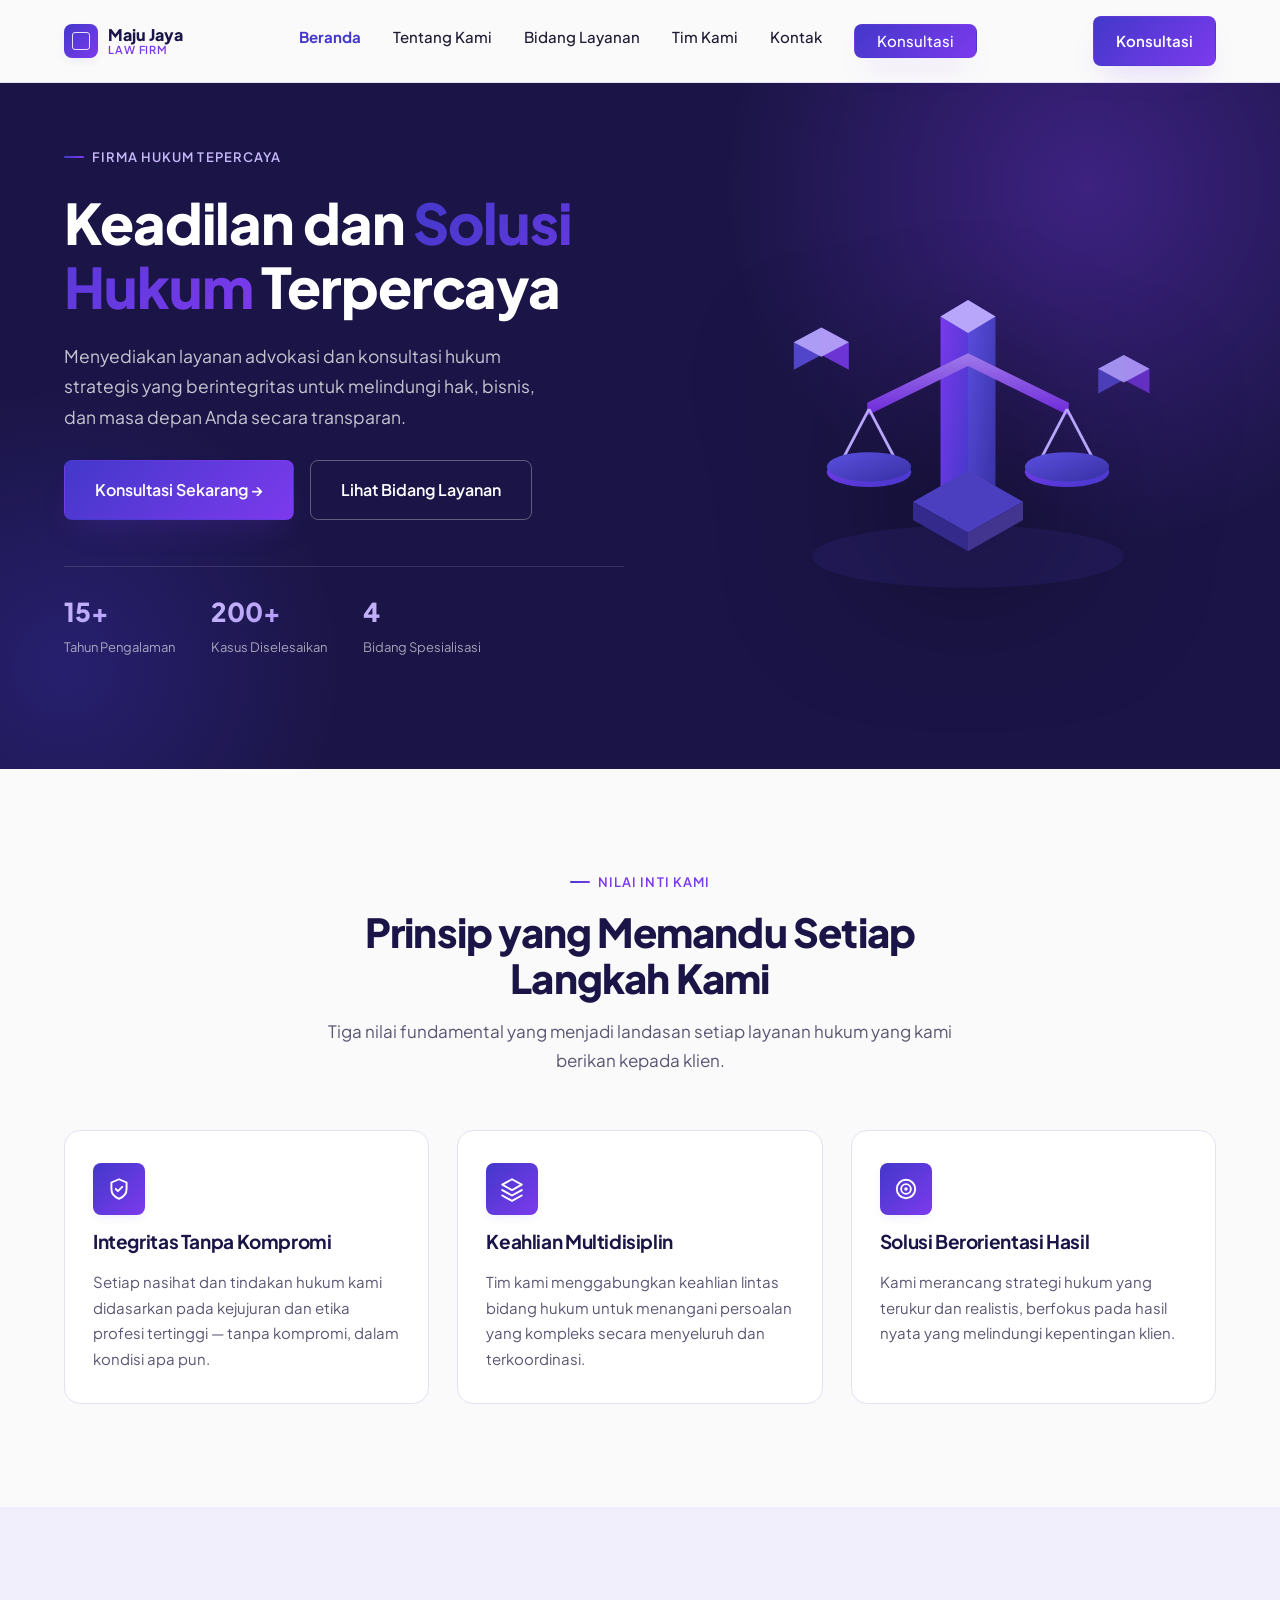
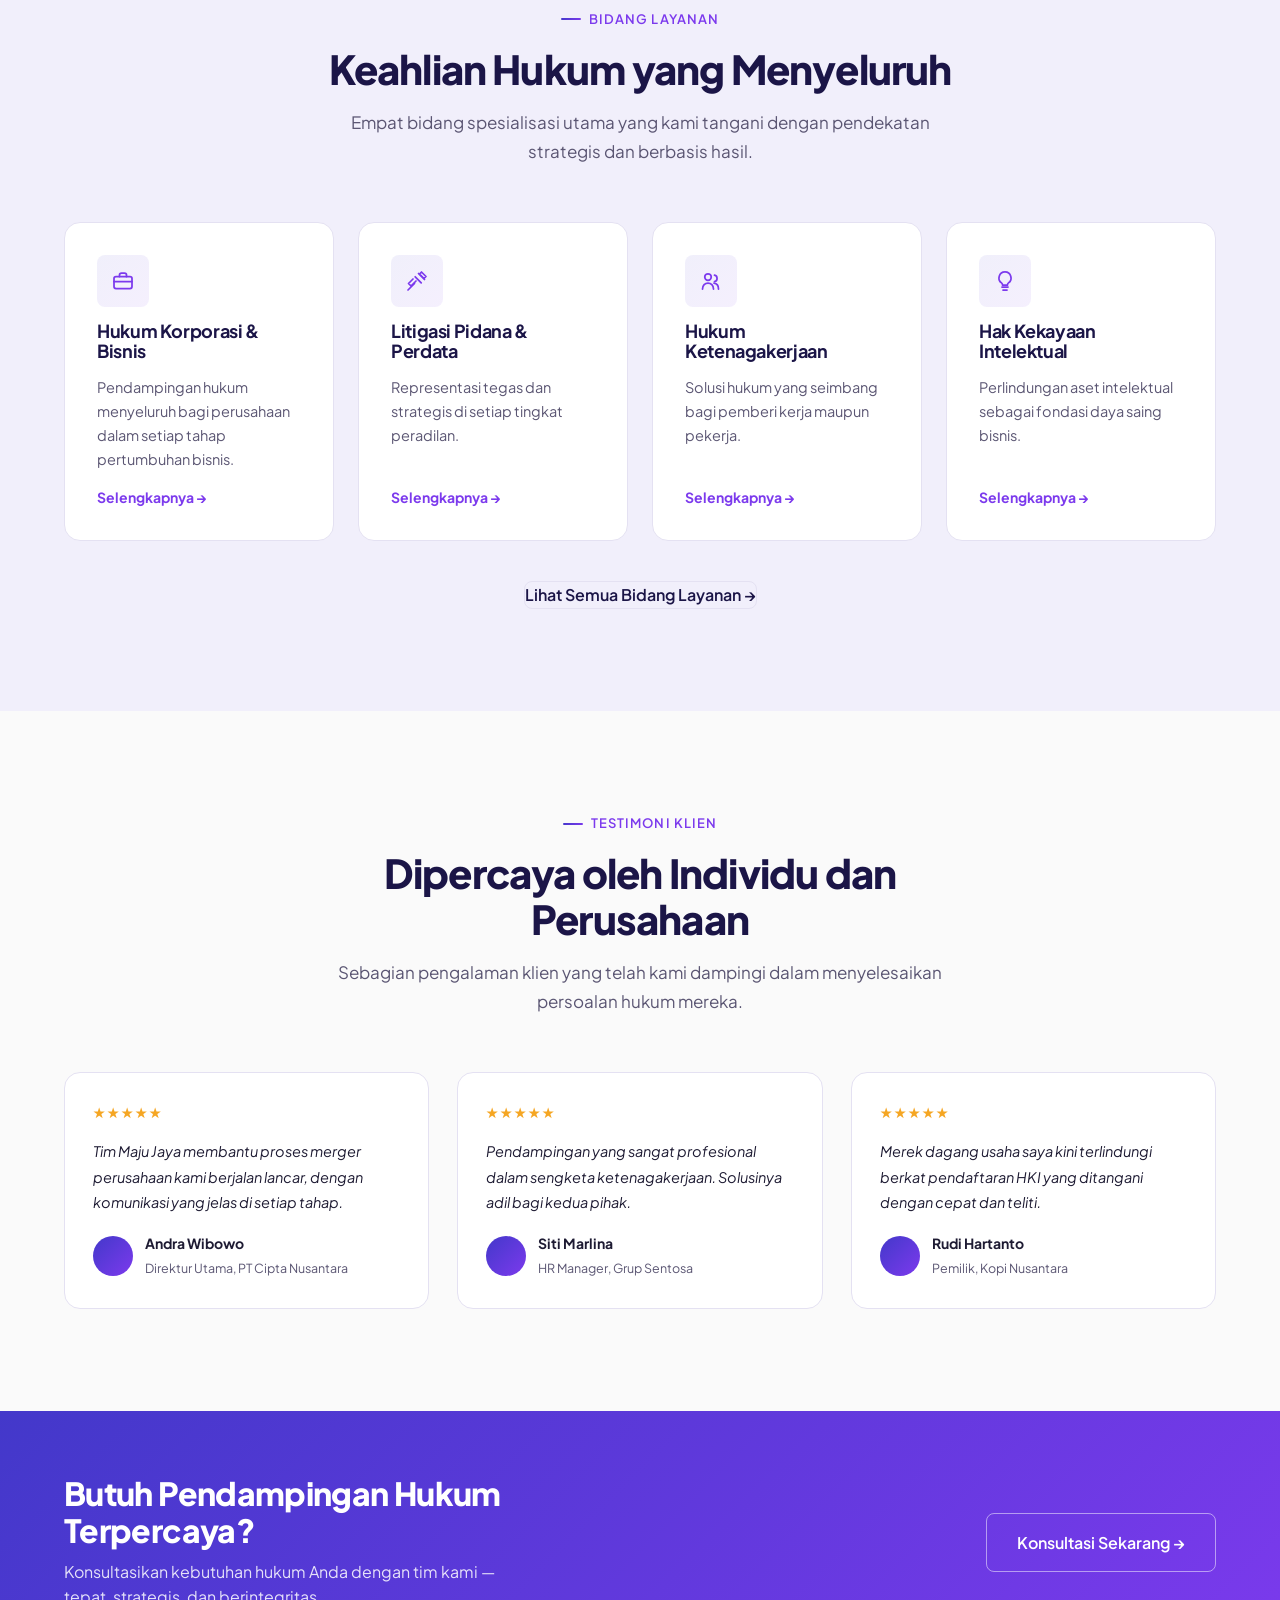
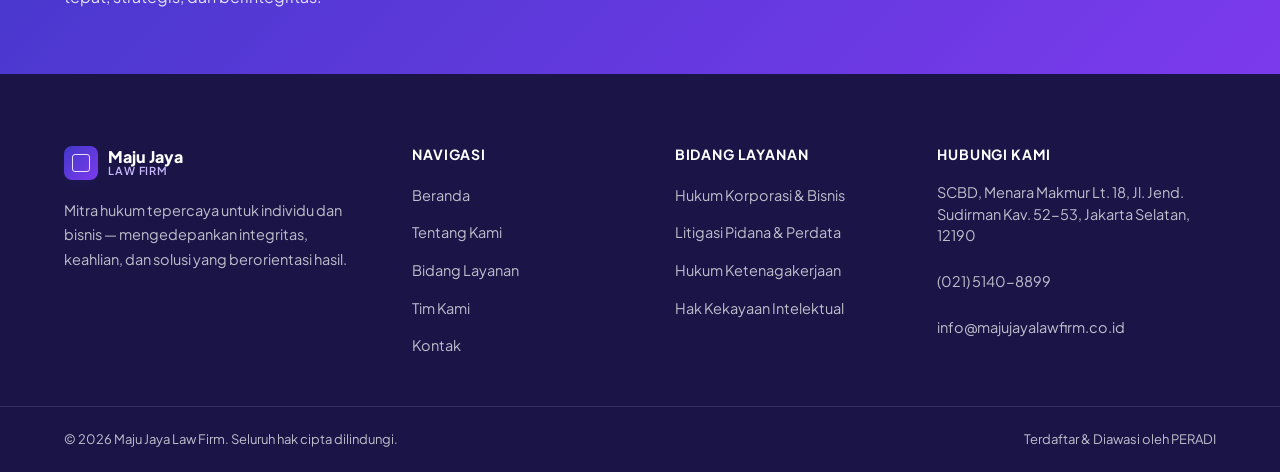
<file: index.html>
<!doctype html>
<html lang="id">
<head>
<meta charset="UTF-8" />
<meta name="viewport" content="width=device-width, initial-scale=1.0" />
<title>Maju Jaya Law Firm — Mitra Hukum Tepercaya untuk Individu &amp; Bisnis</title>
<meta name="description" content="Maju Jaya Law Firm menyediakan layanan advokasi dan konsultasi hukum strategis di bidang korporasi, litigasi, ketenagakerjaan, dan kekayaan intelektual." />
<link rel="preconnect" href="https://fonts.googleapis.com">
<link href="https://fonts.googleapis.com/css2?family=Plus+Jakarta+Sans:wght@400;500;600;700;800&display=swap" rel="stylesheet">
<link rel="stylesheet" href="assets/styles.css">
</head>
<body>

<header class="site-header">
  <div class="container header-inner">
    <a href="index.html" class="brand">
      <span class="brand-mark"></span>
      <span class="brand-text"><strong>Maju Jaya</strong><span>Law Firm</span></span>
    </a>
    <nav class="main-nav">
      <ul>
        <li><a href="index.html" class="active">Beranda</a></li>
        <li><a href="about.html">Tentang Kami</a></li>
        <li><a href="practice-areas.html">Bidang Layanan</a></li>
        <li><a href="team.html">Tim Kami</a></li>
        <li><a href="contact.html">Kontak</a></li>
        <li class="nav-cta"><a href="contact.html" class="btn btn-primary btn-md">Konsultasi</a></li>
      </ul>
    </nav>
    <div class="header-actions">
      <a href="contact.html" class="btn btn-primary btn-md desktop-only">Konsultasi</a>
      <button class="nav-toggle" aria-label="Buka menu navigasi" aria-expanded="false"><span></span></button>
    </div>
  </div>
</header>

<section class="hero">
  <div class="container hero-inner">
    <div class="hero-copy">
      <span class="eyebrow" style="color:#C7B8FA">Firma Hukum Tepercaya</span>
      <h1>Keadilan dan <span class="gradient-text">Solusi Hukum</span> Terpercaya</h1>
      <p>Menyediakan layanan advokasi dan konsultasi hukum strategis yang berintegritas untuk melindungi hak, bisnis, dan masa depan Anda secara transparan.</p>
      <div class="hero-actions">
        <a href="contact.html" class="btn btn-primary btn-lg">Konsultasi Sekarang →</a>
        <a href="practice-areas.html" class="btn btn-outline btn-lg hero-outline">Lihat Bidang Layanan</a>
      </div>
      <dl class="hero-stats">
        <div><dt>15+</dt><dd>Tahun Pengalaman</dd></div>
        <div><dt>200+</dt><dd>Kasus Diselesaikan</dd></div>
        <div><dt>4</dt><dd>Bidang Spesialisasi</dd></div>
      </dl>
    </div>
    <div class="hero-visual">
      <svg viewBox="0 0 480 480" class="iso-illustration" xmlns="http://www.w3.org/2000/svg">
        <defs>
          <linearGradient id="g1" x1="0" y1="0" x2="1" y2="1"><stop offset="0" stop-color="#7C3AED"/><stop offset="1" stop-color="#4338CA"/></linearGradient>
          <linearGradient id="g2" x1="0" y1="0" x2="1" y2="1"><stop offset="0" stop-color="#5B4FE0"/><stop offset="1" stop-color="#3730A3"/></linearGradient>
          <linearGradient id="g3" x1="0" y1="0" x2="0" y2="1"><stop offset="0" stop-color="#9F7AEA"/><stop offset="1" stop-color="#6D28D9"/></linearGradient>
        </defs>
        <ellipse cx="240" cy="400" rx="170" ry="34" fill="#2D2470" opacity="0.35"/>
        <polygon points="240,120 270,138 270,330 240,348" fill="url(#g2)"/>
        <polygon points="240,120 210,138 210,330 240,348" fill="url(#g1)"/>
        <polygon points="210,138 240,120 270,138 240,156" fill="#B7A6FA"/>
        <polygon points="180,340 240,306 300,340 240,374" fill="#4C3FBF"/>
        <polygon points="180,340 240,374 240,394 180,360" fill="#332A8C"/>
        <polygon points="300,340 240,374 240,394 300,360" fill="#413590"/>
        <polygon points="240,178 130,232 130,246 240,192" fill="url(#g3)"/>
        <polygon points="240,178 350,232 350,246 240,192" fill="url(#g3)"/>
        <path d="M132 239 L100 300" stroke="#B7A6FA" stroke-width="3" fill="none"/>
        <path d="M132 239 L164 300" stroke="#B7A6FA" stroke-width="3" fill="none"/>
        <path d="M348 239 L316 300" stroke="#B7A6FA" stroke-width="3" fill="none"/>
        <path d="M348 239 L380 300" stroke="#B7A6FA" stroke-width="3" fill="none"/>
        <ellipse cx="132" cy="308" rx="46" ry="16" fill="url(#g1)"/>
        <ellipse cx="132" cy="302" rx="46" ry="16" fill="url(#g2)"/>
        <ellipse cx="348" cy="308" rx="46" ry="16" fill="url(#g1)"/>
        <ellipse cx="348" cy="302" rx="46" ry="16" fill="url(#g2)"/>
        <polygon points="80,150 110,166 110,196 80,180" fill="#7C3AED" opacity="0.85"/>
        <polygon points="80,150 50,166 50,196 80,180" fill="#5B4FE0" opacity="0.85"/>
        <polygon points="50,166 80,150 110,166 80,182" fill="#B7A6FA" opacity="0.9"/>
        <polygon points="410,180 438,195 438,222 410,207" fill="#7C3AED" opacity="0.7"/>
        <polygon points="410,180 382,195 382,222 410,207" fill="#5B4FE0" opacity="0.7"/>
        <polygon points="382,195 410,180 438,195 410,210" fill="#B7A6FA" opacity="0.8"/>
      </svg>
    </div>
  </div>
</section>

<section class="section">
  <div class="container">
    <div class="heading heading-center">
      <span class="eyebrow">Nilai Inti Kami</span>
      <h2 class="title">Prinsip yang Memandu Setiap Langkah Kami</h2>
      <p class="description">Tiga nilai fundamental yang menjadi landasan setiap layanan hukum yang kami berikan kepada klien.</p>
    </div>
    <div class="values-grid">
      <article class="value-card">
        <div class="value-icon"><svg width="26" height="26" viewBox="0 0 24 24" fill="none" stroke="currentColor" stroke-width="1.75" stroke-linecap="round" stroke-linejoin="round"><path d="M12 3l7 3v6c0 4.5-3 7.5-7 9-4-1.5-7-4.5-7-9V6l7-3z"/><path d="M9 12l2 2 4-4"/></svg></div>
        <h3>Integritas Tanpa Kompromi</h3>
        <p>Setiap nasihat dan tindakan hukum kami didasarkan pada kejujuran dan etika profesi tertinggi — tanpa kompromi, dalam kondisi apa pun.</p>
      </article>
      <article class="value-card">
        <div class="value-icon"><svg width="26" height="26" viewBox="0 0 24 24" fill="none" stroke="currentColor" stroke-width="1.75" stroke-linecap="round" stroke-linejoin="round"><path d="M12 3l9 5-9 5-9-5 9-5z"/><path d="M3 13l9 5 9-5"/><path d="M3 18l9 5 9-5"/></svg></div>
        <h3>Keahlian Multidisiplin</h3>
        <p>Tim kami menggabungkan keahlian lintas bidang hukum untuk menangani persoalan yang kompleks secara menyeluruh dan terkoordinasi.</p>
      </article>
      <article class="value-card">
        <div class="value-icon"><svg width="26" height="26" viewBox="0 0 24 24" fill="none" stroke="currentColor" stroke-width="1.75" stroke-linecap="round" stroke-linejoin="round"><circle cx="12" cy="12" r="8.5"/><circle cx="12" cy="12" r="4.5"/><circle cx="12" cy="12" r="0.75" fill="currentColor"/></svg></div>
        <h3>Solusi Berorientasi Hasil</h3>
        <p>Kami merancang strategi hukum yang terukur dan realistis, berfokus pada hasil nyata yang melindungi kepentingan klien.</p>
      </article>
    </div>
  </div>
</section>

<section class="section section-alt">
  <div class="container">
    <div class="heading heading-center">
      <span class="eyebrow">Bidang Layanan</span>
      <h2 class="title">Keahlian Hukum yang Menyeluruh</h2>
      <p class="description">Empat bidang spesialisasi utama yang kami tangani dengan pendekatan strategis dan berbasis hasil.</p>
    </div>
    <div class="pa-grid">
      <article class="pa-card">
        <div class="pa-icon"><svg width="24" height="24" viewBox="0 0 24 24" fill="none" stroke="currentColor" stroke-width="1.75" stroke-linecap="round" stroke-linejoin="round"><rect x="3" y="7.5" width="18" height="12" rx="2"/><path d="M8.5 7.5V6a2 2 0 0 1 2-2h3a2 2 0 0 1 2 2v1.5"/><path d="M3 12.5h18"/></svg></div>
        <h3>Hukum Korporasi &amp; Bisnis</h3>
        <p>Pendampingan hukum menyeluruh bagi perusahaan dalam setiap tahap pertumbuhan bisnis.</p>
        <a href="practice-areas.html#korporasi" class="card-link">Selengkapnya →</a>
      </article>
      <article class="pa-card">
        <div class="pa-icon"><svg width="24" height="24" viewBox="0 0 24 24" fill="none" stroke="currentColor" stroke-width="1.75" stroke-linecap="round" stroke-linejoin="round"><path d="M13.5 4.5l6 6"/><path d="M10.2 7.8l6 6"/><path d="M3 21l6.5-6.5"/><path d="M8 10l-4.5 4.5 2.5 2.5L11 12"/><path d="M16.5 3l4.5 4.5-2 2-4.5-4.5z"/></svg></div>
        <h3>Litigasi Pidana &amp; Perdata</h3>
        <p>Representasi tegas dan strategis di setiap tingkat peradilan.</p>
        <a href="practice-areas.html#litigasi" class="card-link">Selengkapnya →</a>
      </article>
      <article class="pa-card">
        <div class="pa-icon"><svg width="24" height="24" viewBox="0 0 24 24" fill="none" stroke="currentColor" stroke-width="1.75" stroke-linecap="round" stroke-linejoin="round"><circle cx="9" cy="8" r="3.25"/><path d="M3.5 20c0-3.5 2.5-6 5.5-6s5.5 2.5 5.5 6"/><path d="M15.5 6.2a3.25 3.25 0 0 1 0 6.35"/><path d="M15 14.2c2.6.3 4.5 2.6 4.5 5.8"/></svg></div>
        <h3>Hukum Ketenagakerjaan</h3>
        <p>Solusi hukum yang seimbang bagi pemberi kerja maupun pekerja.</p>
        <a href="practice-areas.html#ketenagakerjaan" class="card-link">Selengkapnya →</a>
      </article>
      <article class="pa-card">
        <div class="pa-icon"><svg width="24" height="24" viewBox="0 0 24 24" fill="none" stroke="currentColor" stroke-width="1.75" stroke-linecap="round" stroke-linejoin="round"><path d="M9 18h6"/><path d="M10 21h4"/><path d="M12 3a6 6 0 0 0-3.5 10.9c.6.45 1 1.15 1 1.9V16h5v-.2c0-.75.4-1.45 1-1.9A6 6 0 0 0 12 3z"/></svg></div>
        <h3>Hak Kekayaan Intelektual</h3>
        <p>Perlindungan aset intelektual sebagai fondasi daya saing bisnis.</p>
        <a href="practice-areas.html#kekayaan-intelektual" class="card-link">Selengkapnya →</a>
      </article>
    </div>
    <div class="pa-cta"><a href="practice-areas.html" class="btn btn-outline">Lihat Semua Bidang Layanan →</a></div>
  </div>
</section>

<section class="section">
  <div class="container">
    <div class="heading heading-center">
      <span class="eyebrow">Testimoni Klien</span>
      <h2 class="title">Dipercaya oleh Individu dan Perusahaan</h2>
      <p class="description">Sebagian pengalaman klien yang telah kami dampingi dalam menyelesaikan persoalan hukum mereka.</p>
    </div>
    <div class="testimonial-grid">
      <article class="testimonial-card">
        <div class="stars">★★★★★</div>
        <p class="quote">Tim Maju Jaya membantu proses merger perusahaan kami berjalan lancar, dengan komunikasi yang jelas di setiap tahap.</p>
        <div class="who">
          <span class="avatar"></span>
          <div><strong>Andra Wibowo</strong><span>Direktur Utama, PT Cipta Nusantara</span></div>
        </div>
      </article>
      <article class="testimonial-card">
        <div class="stars">★★★★★</div>
        <p class="quote">Pendampingan yang sangat profesional dalam sengketa ketenagakerjaan. Solusinya adil bagi kedua pihak.</p>
        <div class="who">
          <span class="avatar"></span>
          <div><strong>Siti Marlina</strong><span>HR Manager, Grup Sentosa</span></div>
        </div>
      </article>
      <article class="testimonial-card">
        <div class="stars">★★★★★</div>
        <p class="quote">Merek dagang usaha saya kini terlindungi berkat pendaftaran HKI yang ditangani dengan cepat dan teliti.</p>
        <div class="who">
          <span class="avatar"></span>
          <div><strong>Rudi Hartanto</strong><span>Pemilik, Kopi Nusantara</span></div>
        </div>
      </article>
    </div>
  </div>
</section>

<section class="cta-band">
  <div class="container cta-inner">
    <div>
      <h2>Butuh Pendampingan Hukum Terpercaya?</h2>
      <p>Konsultasikan kebutuhan hukum Anda dengan tim kami — tepat, strategis, dan berintegritas.</p>
    </div>
    <a href="contact.html" class="btn btn-outline btn-lg cta-btn">Konsultasi Sekarang →</a>
  </div>
</section>

<footer class="site-footer">
  <div class="container footer-grid">
    <div class="footer-brand">
      <div class="brand">
        <span class="brand-mark"></span>
        <span class="brand-text"><strong>Maju Jaya</strong><span>Law Firm</span></span>
      </div>
      <p>Mitra hukum tepercaya untuk individu dan bisnis — mengedepankan integritas, keahlian, dan solusi yang berorientasi hasil.</p>
    </div>
    <div class="footer-col">
      <h3>Navigasi</h3>
      <ul>
        <li><a href="index.html">Beranda</a></li>
        <li><a href="about.html">Tentang Kami</a></li>
        <li><a href="practice-areas.html">Bidang Layanan</a></li>
        <li><a href="team.html">Tim Kami</a></li>
        <li><a href="contact.html">Kontak</a></li>
      </ul>
    </div>
    <div class="footer-col">
      <h3>Bidang Layanan</h3>
      <ul>
        <li><a href="practice-areas.html#korporasi">Hukum Korporasi &amp; Bisnis</a></li>
        <li><a href="practice-areas.html#litigasi">Litigasi Pidana &amp; Perdata</a></li>
        <li><a href="practice-areas.html#ketenagakerjaan">Hukum Ketenagakerjaan</a></li>
        <li><a href="practice-areas.html#kekayaan-intelektual">Hak Kekayaan Intelektual</a></li>
      </ul>
    </div>
    <div class="footer-col">
      <h3>Hubungi Kami</h3>
      <ul class="contact-list">
        <li>SCBD, Menara Makmur Lt. 18, Jl. Jend. Sudirman Kav. 52-53, Jakarta Selatan, 12190</li>
        <li>(021) 5140-8899</li>
        <li>info@majujayalawfirm.co.id</li>
      </ul>
    </div>
  </div>
  <div class="footer-bottom">
    <div class="container footer-bottom-inner">
      <p>&copy; <span id="current-year">2026</span> Maju Jaya Law Firm. Seluruh hak cipta dilindungi.</p>
      <p>Terdaftar &amp; Diawasi oleh PERADI</p>
    </div>
  </div>
</footer>

<script src="assets/script.js"></script>
</body>
</html>
</file>
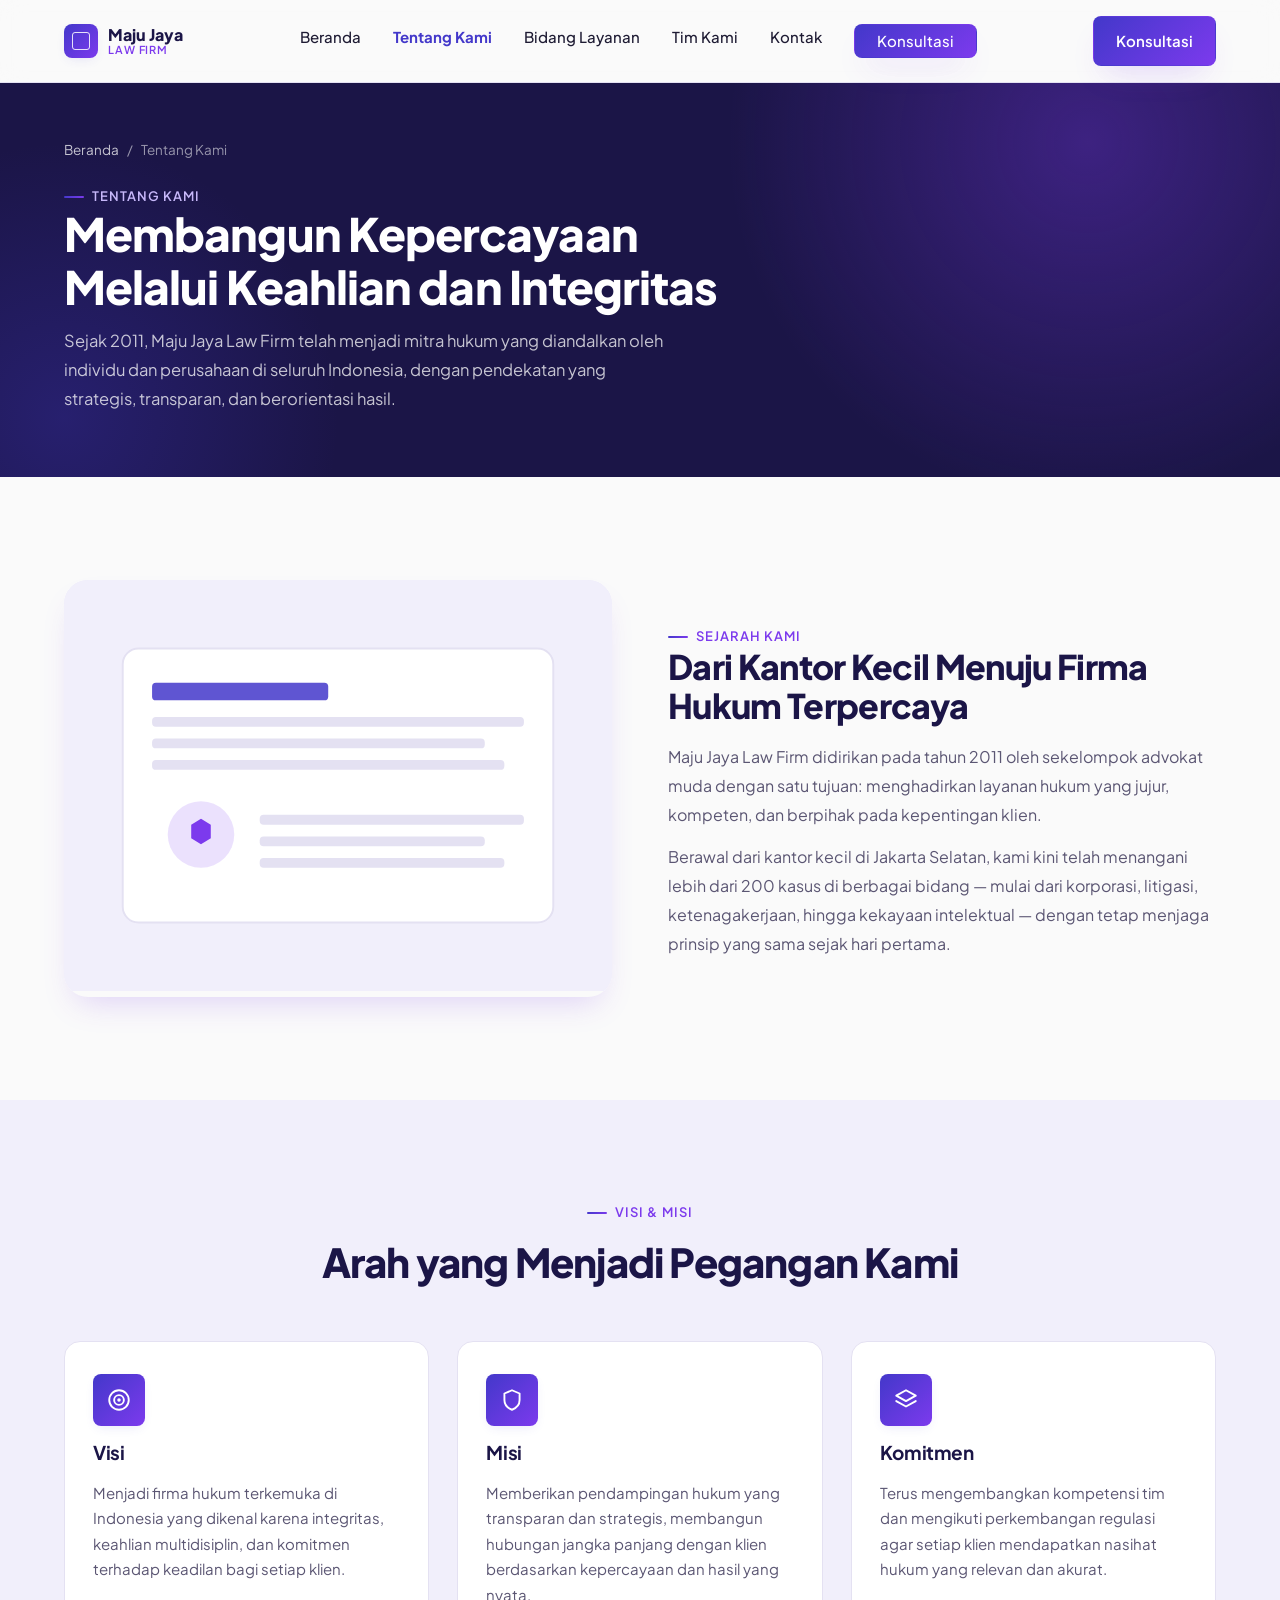
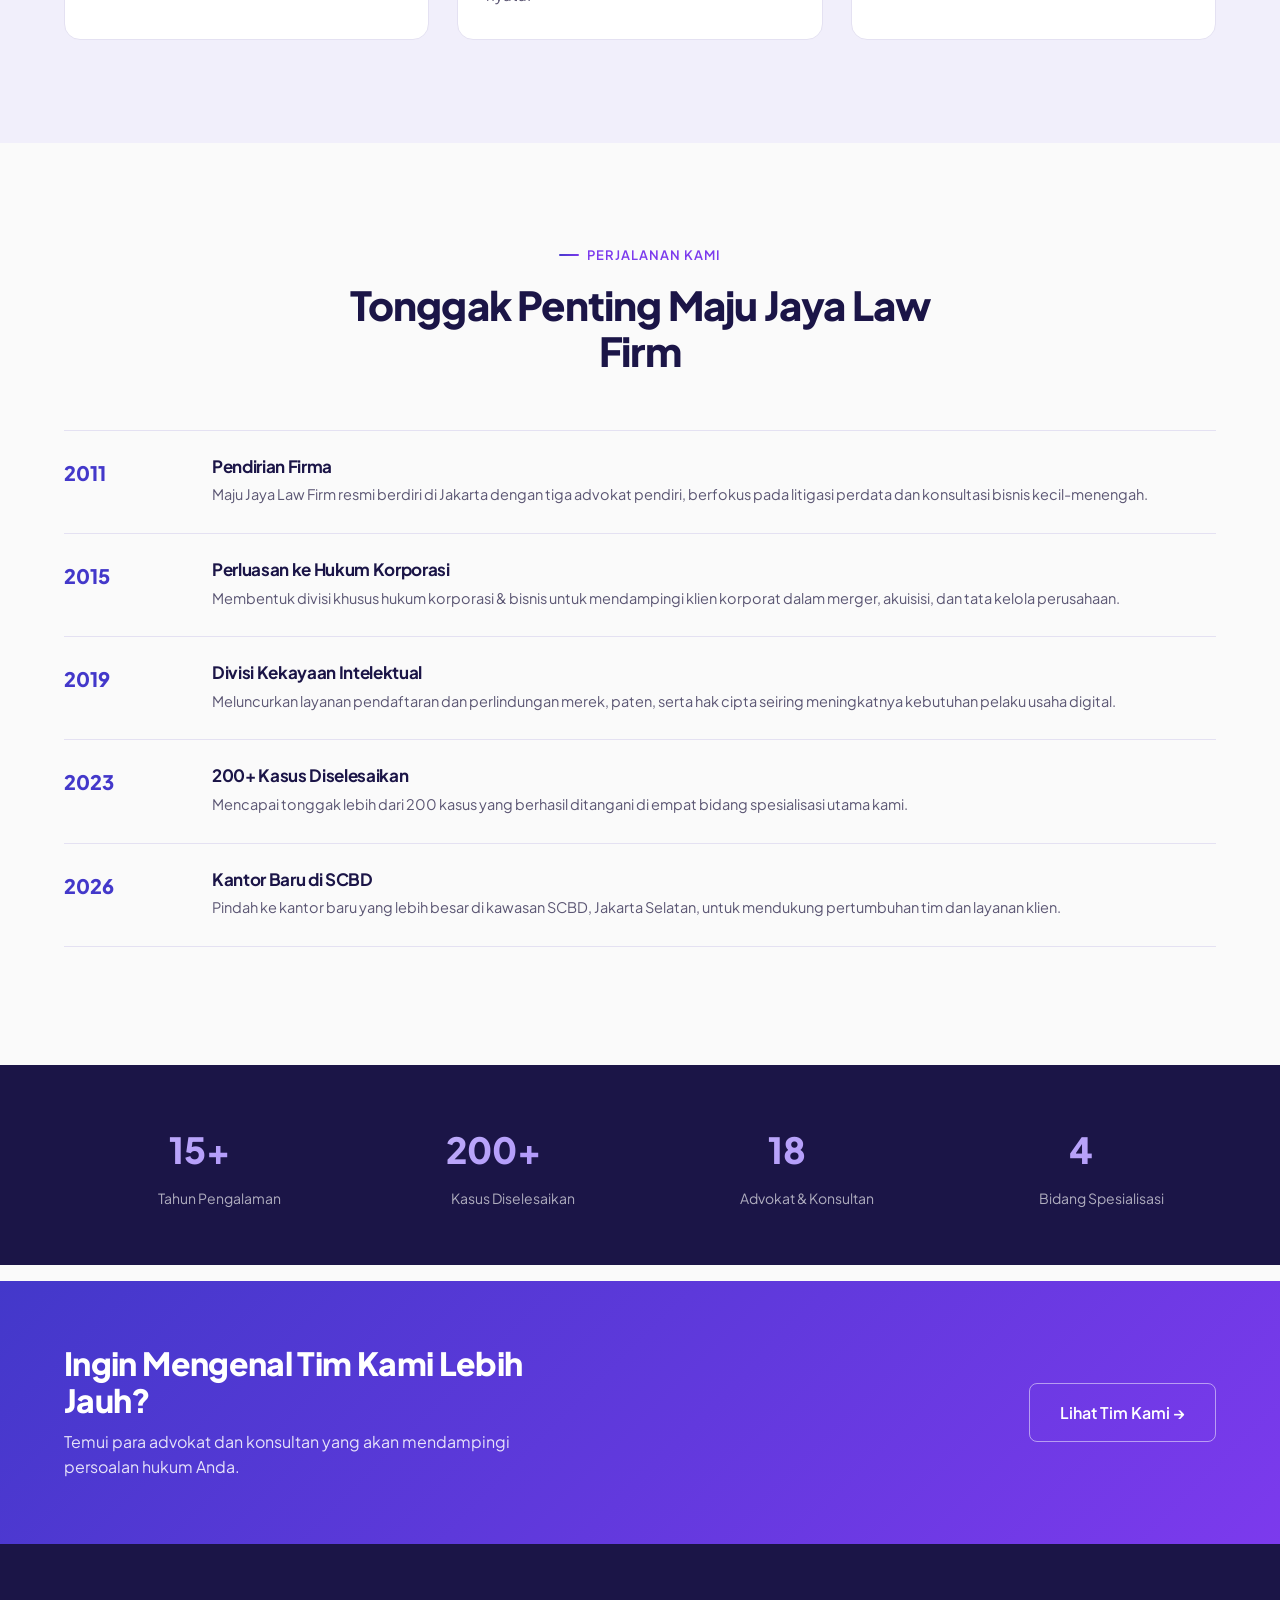
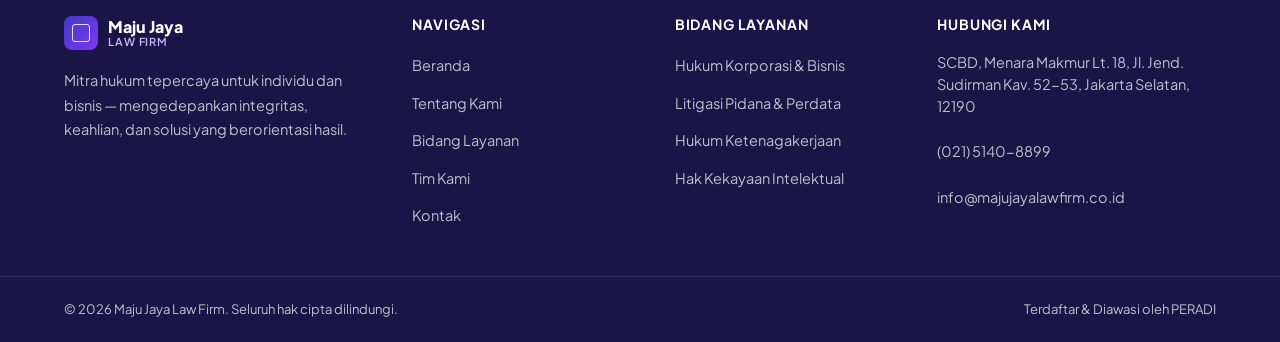
<file: about.html>
<!doctype html>
<html lang="id">
<head>
<meta charset="UTF-8" />
<meta name="viewport" content="width=device-width, initial-scale=1.0" />
<title>Tentang Kami — Maju Jaya Law Firm</title>
<meta name="description" content="Mengenal lebih dekat sejarah, visi-misi, dan nilai-nilai yang dipegang Maju Jaya Law Firm sejak 2011." />
<link rel="preconnect" href="https://fonts.googleapis.com">
<link href="https://fonts.googleapis.com/css2?family=Plus+Jakarta+Sans:wght@400;500;600;700;800&display=swap" rel="stylesheet">
<link rel="stylesheet" href="assets/styles.css">
</head>
<body>

<header class="site-header">
  <div class="container header-inner">
    <a href="index.html" class="brand">
      <span class="brand-mark"></span>
      <span class="brand-text"><strong>Maju Jaya</strong><span>Law Firm</span></span>
    </a>
    <nav class="main-nav">
      <ul>
        <li><a href="index.html">Beranda</a></li>
        <li><a href="about.html" class="active">Tentang Kami</a></li>
        <li><a href="practice-areas.html">Bidang Layanan</a></li>
        <li><a href="team.html">Tim Kami</a></li>
        <li><a href="contact.html">Kontak</a></li>
        <li class="nav-cta"><a href="contact.html" class="btn btn-primary btn-md">Konsultasi</a></li>
      </ul>
    </nav>
    <div class="header-actions">
      <a href="contact.html" class="btn btn-primary btn-md desktop-only">Konsultasi</a>
      <button class="nav-toggle" aria-label="Buka menu navigasi" aria-expanded="false"><span></span></button>
    </div>
  </div>
</header>

<section class="page-hero">
  <div class="container">
    <div class="breadcrumb"><a href="index.html">Beranda</a><span>/</span><span>Tentang Kami</span></div>
    <span class="eyebrow">Tentang Kami</span>
    <h1>Membangun Kepercayaan Melalui Keahlian dan Integritas</h1>
    <p>Sejak 2011, Maju Jaya Law Firm telah menjadi mitra hukum yang diandalkan oleh individu dan perusahaan di seluruh Indonesia, dengan pendekatan yang strategis, transparan, dan berorientasi hasil.</p>
  </div>
</section>

<section class="section">
  <div class="container split">
    <div class="split-media">
      <svg viewBox="0 0 560 420" xmlns="http://www.w3.org/2000/svg" style="width:100%;height:auto;background:var(--color-surface-alt);">
        <rect width="560" height="420" fill="#F1EFFB"/>
        <rect x="60" y="70" width="440" height="280" rx="16" fill="#FFFFFF" stroke="#E4E1F2" stroke-width="2"/>
        <rect x="90" y="105" width="180" height="18" rx="4" fill="#4338CA" opacity="0.85"/>
        <rect x="90" y="140" width="380" height="10" rx="4" fill="#E4E1F2"/>
        <rect x="90" y="162" width="340" height="10" rx="4" fill="#E4E1F2"/>
        <rect x="90" y="184" width="360" height="10" rx="4" fill="#E4E1F2"/>
        <circle cx="140" cy="260" r="34" fill="#7C3AED" opacity="0.15"/>
        <path d="M140 244l10 6v14l-10 6-10-6v-14z" fill="#7C3AED"/>
        <rect x="200" y="240" width="270" height="10" rx="4" fill="#E4E1F2"/>
        <rect x="200" y="262" width="230" height="10" rx="4" fill="#E4E1F2"/>
        <rect x="200" y="284" width="250" height="10" rx="4" fill="#E4E1F2"/>
      </svg>
    </div>
    <div>
      <span class="eyebrow">Sejarah Kami</span>
      <h2>Dari Kantor Kecil Menuju Firma Hukum Terpercaya</h2>
      <p>Maju Jaya Law Firm didirikan pada tahun 2011 oleh sekelompok advokat muda dengan satu tujuan: menghadirkan layanan hukum yang jujur, kompeten, dan berpihak pada kepentingan klien.</p>
      <p>Berawal dari kantor kecil di Jakarta Selatan, kami kini telah menangani lebih dari 200 kasus di berbagai bidang — mulai dari korporasi, litigasi, ketenagakerjaan, hingga kekayaan intelektual — dengan tetap menjaga prinsip yang sama sejak hari pertama.</p>
    </div>
  </div>
</section>

<section class="section section-alt">
  <div class="container">
    <div class="heading heading-center">
      <span class="eyebrow">Visi &amp; Misi</span>
      <h2 class="title">Arah yang Menjadi Pegangan Kami</h2>
    </div>
    <div class="values-grid">
      <article class="value-card">
        <div class="value-icon"><svg width="26" height="26" viewBox="0 0 24 24" fill="none" stroke="currentColor" stroke-width="1.75" stroke-linecap="round" stroke-linejoin="round"><circle cx="12" cy="12" r="9"/><circle cx="12" cy="12" r="4.5"/><circle cx="12" cy="12" r="0.75" fill="currentColor"/></svg></div>
        <h3>Visi</h3>
        <p>Menjadi firma hukum terkemuka di Indonesia yang dikenal karena integritas, keahlian multidisiplin, dan komitmen terhadap keadilan bagi setiap klien.</p>
      </article>
      <article class="value-card">
        <div class="value-icon"><svg width="26" height="26" viewBox="0 0 24 24" fill="none" stroke="currentColor" stroke-width="1.75" stroke-linecap="round" stroke-linejoin="round"><path d="M12 3l7 3v6c0 4.5-3 7.5-7 9-4-1.5-7-4.5-7-9V6l7-3z"/></svg></div>
        <h3>Misi</h3>
        <p>Memberikan pendampingan hukum yang transparan dan strategis, membangun hubungan jangka panjang dengan klien berdasarkan kepercayaan dan hasil yang nyata.</p>
      </article>
      <article class="value-card">
        <div class="value-icon"><svg width="26" height="26" viewBox="0 0 24 24" fill="none" stroke="currentColor" stroke-width="1.75" stroke-linecap="round" stroke-linejoin="round"><path d="M12 3l9 5-9 5-9-5 9-5z"/><path d="M3 13l9 5 9-5"/></svg></div>
        <h3>Komitmen</h3>
        <p>Terus mengembangkan kompetensi tim dan mengikuti perkembangan regulasi agar setiap klien mendapatkan nasihat hukum yang relevan dan akurat.</p>
      </article>
    </div>
  </div>
</section>

<section class="section">
  <div class="container">
    <div class="heading heading-center">
      <span class="eyebrow">Perjalanan Kami</span>
      <h2 class="title">Tonggak Penting Maju Jaya Law Firm</h2>
    </div>
    <div class="timeline">
      <div class="timeline-item">
        <div class="timeline-year">2011</div>
        <div class="timeline-body">
          <h3>Pendirian Firma</h3>
          <p>Maju Jaya Law Firm resmi berdiri di Jakarta dengan tiga advokat pendiri, berfokus pada litigasi perdata dan konsultasi bisnis kecil-menengah.</p>
        </div>
      </div>
      <div class="timeline-item">
        <div class="timeline-year">2015</div>
        <div class="timeline-body">
          <h3>Perluasan ke Hukum Korporasi</h3>
          <p>Membentuk divisi khusus hukum korporasi &amp; bisnis untuk mendampingi klien korporat dalam merger, akuisisi, dan tata kelola perusahaan.</p>
        </div>
      </div>
      <div class="timeline-item">
        <div class="timeline-year">2019</div>
        <div class="timeline-body">
          <h3>Divisi Kekayaan Intelektual</h3>
          <p>Meluncurkan layanan pendaftaran dan perlindungan merek, paten, serta hak cipta seiring meningkatnya kebutuhan pelaku usaha digital.</p>
        </div>
      </div>
      <div class="timeline-item">
        <div class="timeline-year">2023</div>
        <div class="timeline-body">
          <h3>200+ Kasus Diselesaikan</h3>
          <p>Mencapai tonggak lebih dari 200 kasus yang berhasil ditangani di empat bidang spesialisasi utama kami.</p>
        </div>
      </div>
      <div class="timeline-item">
        <div class="timeline-year">2026</div>
        <div class="timeline-body">
          <h3>Kantor Baru di SCBD</h3>
          <p>Pindah ke kantor baru yang lebih besar di kawasan SCBD, Jakarta Selatan, untuk mendukung pertumbuhan tim dan layanan klien.</p>
        </div>
      </div>
    </div>
  </div>
</section>

<section class="stats-band">
  <div class="container">
    <dl class="stats-grid">
      <div><dt>15+</dt><dd>Tahun Pengalaman</dd></div>
      <div><dt>200+</dt><dd>Kasus Diselesaikan</dd></div>
      <div><dt>18</dt><dd>Advokat &amp; Konsultan</dd></div>
      <div><dt>4</dt><dd>Bidang Spesialisasi</dd></div>
    </dl>
  </div>
</section>

<section class="cta-band">
  <div class="container cta-inner">
    <div>
      <h2>Ingin Mengenal Tim Kami Lebih Jauh?</h2>
      <p>Temui para advokat dan konsultan yang akan mendampingi persoalan hukum Anda.</p>
    </div>
    <a href="team.html" class="btn btn-outline btn-lg cta-btn">Lihat Tim Kami →</a>
  </div>
</section>

<footer class="site-footer">
  <div class="container footer-grid">
    <div class="footer-brand">
      <div class="brand">
        <span class="brand-mark"></span>
        <span class="brand-text"><strong>Maju Jaya</strong><span>Law Firm</span></span>
      </div>
      <p>Mitra hukum tepercaya untuk individu dan bisnis — mengedepankan integritas, keahlian, dan solusi yang berorientasi hasil.</p>
    </div>
    <div class="footer-col">
      <h3>Navigasi</h3>
      <ul>
        <li><a href="index.html">Beranda</a></li>
        <li><a href="about.html">Tentang Kami</a></li>
        <li><a href="practice-areas.html">Bidang Layanan</a></li>
        <li><a href="team.html">Tim Kami</a></li>
        <li><a href="contact.html">Kontak</a></li>
      </ul>
    </div>
    <div class="footer-col">
      <h3>Bidang Layanan</h3>
      <ul>
        <li><a href="practice-areas.html#korporasi">Hukum Korporasi &amp; Bisnis</a></li>
        <li><a href="practice-areas.html#litigasi">Litigasi Pidana &amp; Perdata</a></li>
        <li><a href="practice-areas.html#ketenagakerjaan">Hukum Ketenagakerjaan</a></li>
        <li><a href="practice-areas.html#kekayaan-intelektual">Hak Kekayaan Intelektual</a></li>
      </ul>
    </div>
    <div class="footer-col">
      <h3>Hubungi Kami</h3>
      <ul class="contact-list">
        <li>SCBD, Menara Makmur Lt. 18, Jl. Jend. Sudirman Kav. 52-53, Jakarta Selatan, 12190</li>
        <li>(021) 5140-8899</li>
        <li>info@majujayalawfirm.co.id</li>
      </ul>
    </div>
  </div>
  <div class="footer-bottom">
    <div class="container footer-bottom-inner">
      <p>&copy; <span id="current-year">2026</span> Maju Jaya Law Firm. Seluruh hak cipta dilindungi.</p>
      <p>Terdaftar &amp; Diawasi oleh PERADI</p>
    </div>
  </div>
</footer>

<script src="assets/script.js"></script>
</body>
</html>
</file>
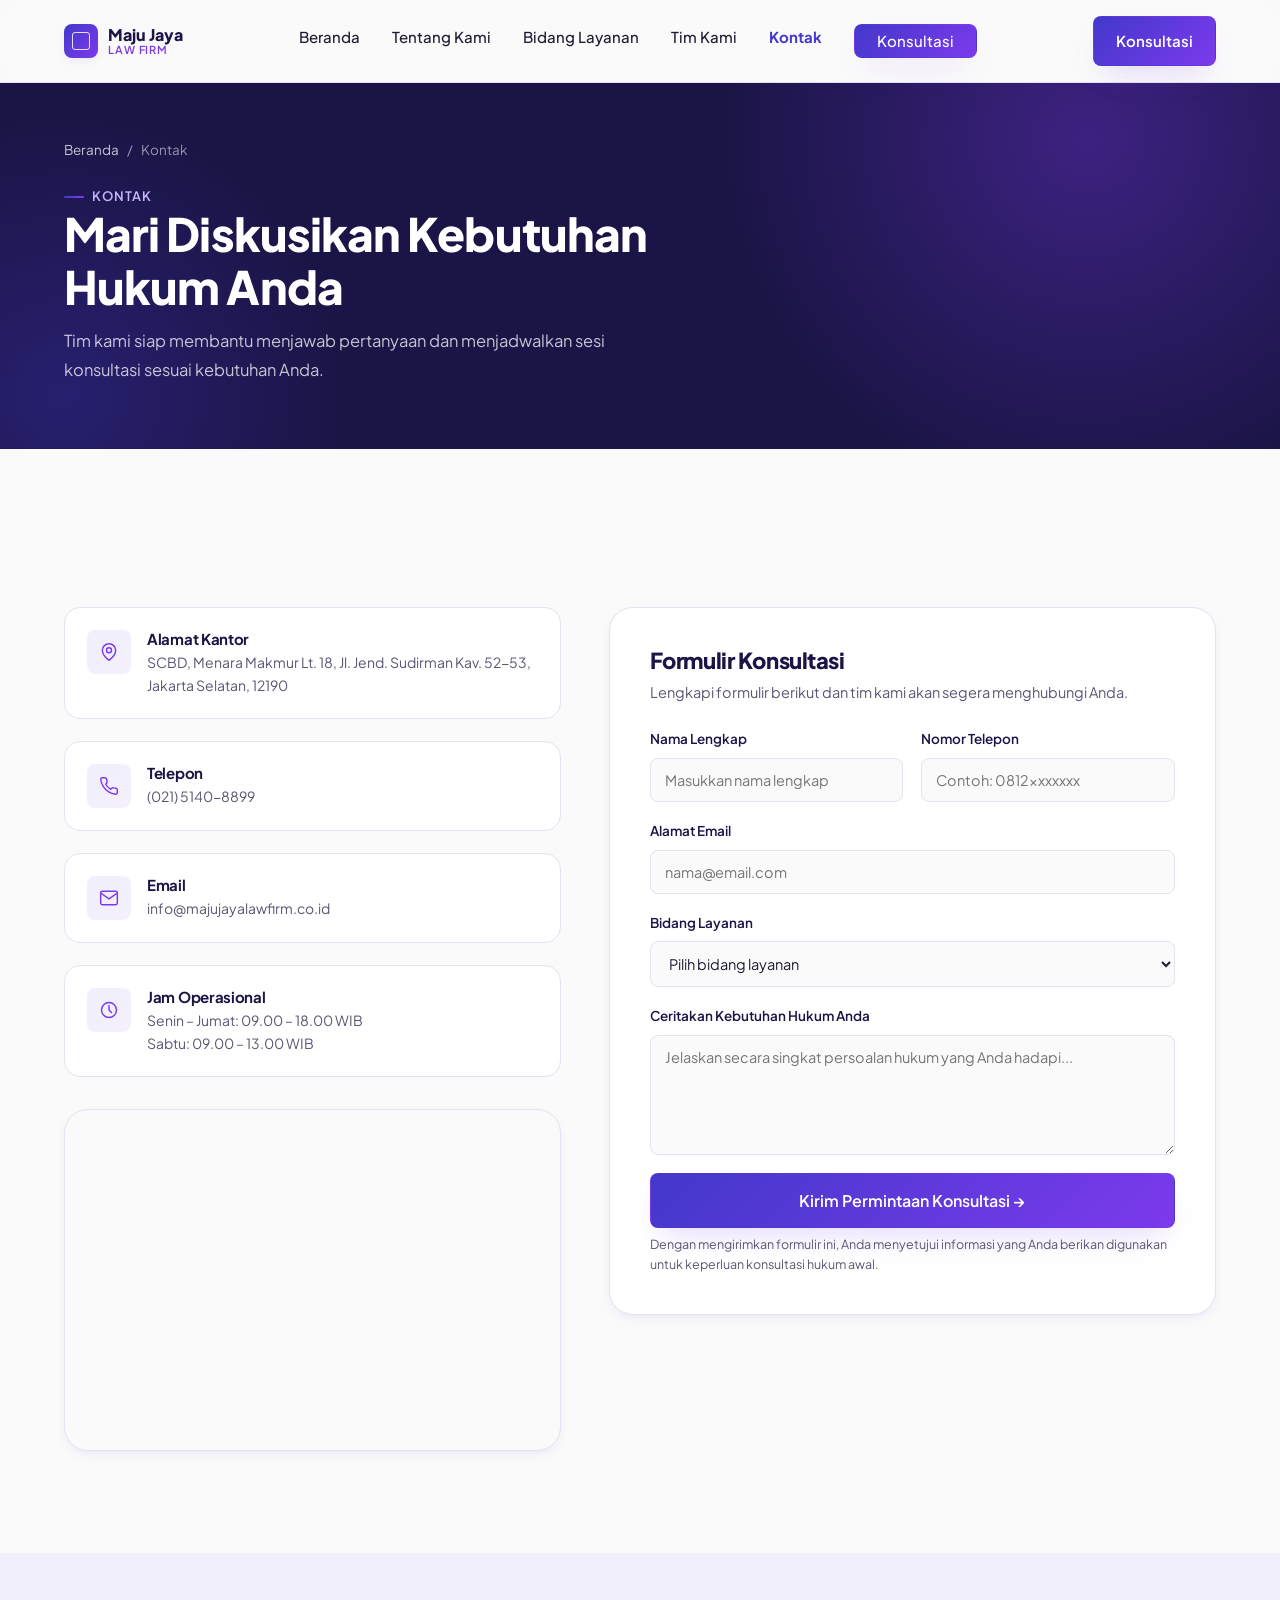
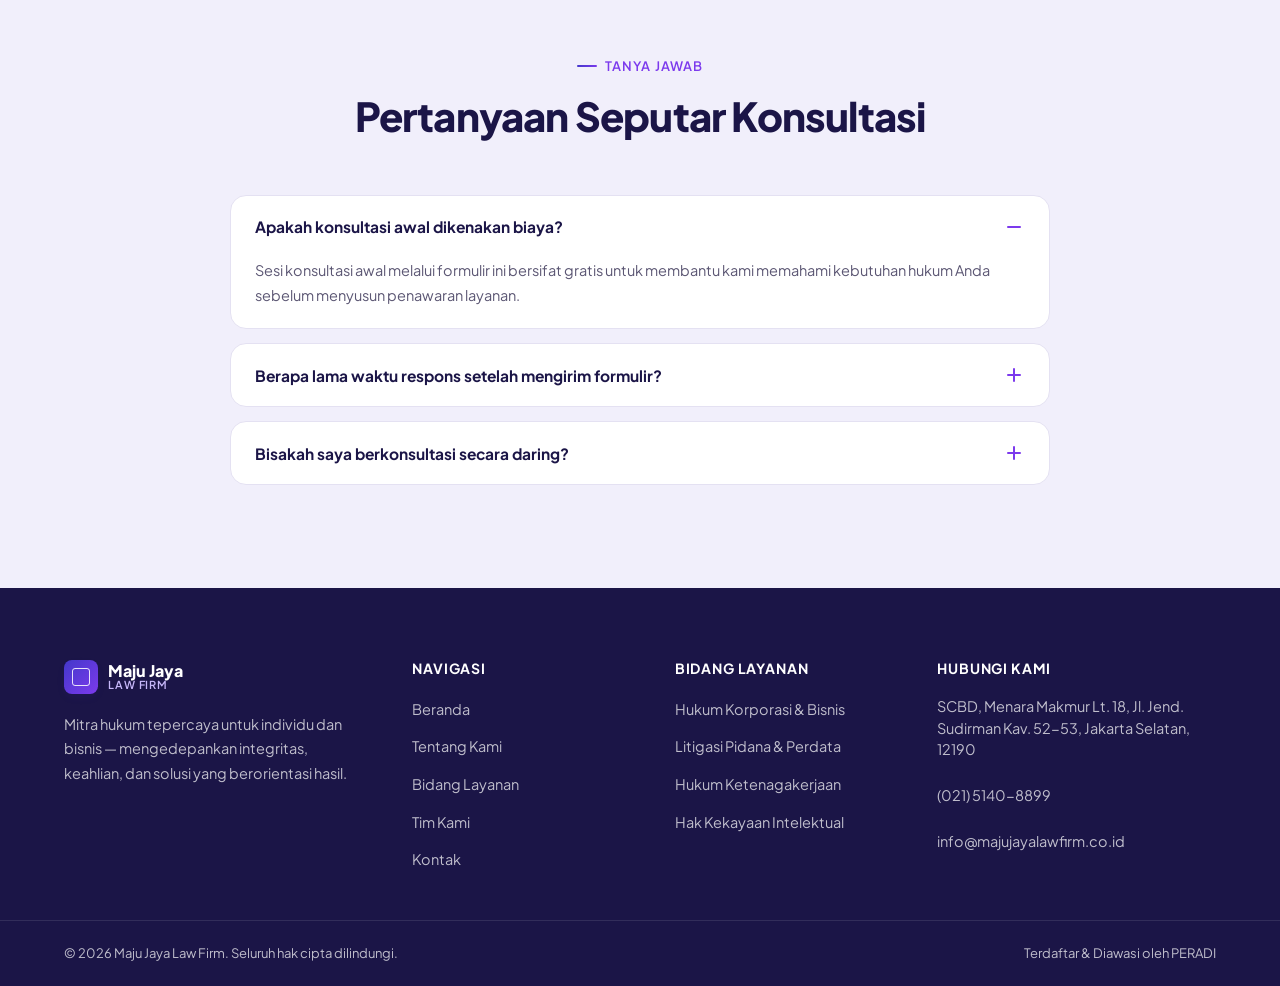
<file: contact.html>
<!doctype html>
<html lang="id">
<head>
<meta charset="UTF-8" />
<meta name="viewport" content="width=device-width, initial-scale=1.0" />
<title>Kontak — Maju Jaya Law Firm</title>
<meta name="description" content="Hubungi Maju Jaya Law Firm untuk konsultasi hukum. Alamat kantor, telepon, email, dan formulir konsultasi tersedia di halaman ini." />
<link rel="preconnect" href="https://fonts.googleapis.com">
<link href="https://fonts.googleapis.com/css2?family=Plus+Jakarta+Sans:wght@400;500;600;700;800&display=swap" rel="stylesheet">
<link rel="stylesheet" href="assets/styles.css">
</head>
<body>

<header class="site-header">
  <div class="container header-inner">
    <a href="index.html" class="brand">
      <span class="brand-mark"></span>
      <span class="brand-text"><strong>Maju Jaya</strong><span>Law Firm</span></span>
    </a>
    <nav class="main-nav">
      <ul>
        <li><a href="index.html">Beranda</a></li>
        <li><a href="about.html">Tentang Kami</a></li>
        <li><a href="practice-areas.html">Bidang Layanan</a></li>
        <li><a href="team.html">Tim Kami</a></li>
        <li><a href="contact.html" class="active">Kontak</a></li>
        <li class="nav-cta"><a href="contact.html" class="btn btn-primary btn-md">Konsultasi</a></li>
      </ul>
    </nav>
    <div class="header-actions">
      <a href="contact.html" class="btn btn-primary btn-md desktop-only">Konsultasi</a>
      <button class="nav-toggle" aria-label="Buka menu navigasi" aria-expanded="false"><span></span></button>
    </div>
  </div>
</header>

<section class="page-hero">
  <div class="container">
    <div class="breadcrumb"><a href="index.html">Beranda</a><span>/</span><span>Kontak</span></div>
    <span class="eyebrow">Kontak</span>
    <h1>Mari Diskusikan Kebutuhan Hukum Anda</h1>
    <p>Tim kami siap membantu menjawab pertanyaan dan menjadwalkan sesi konsultasi sesuai kebutuhan Anda.</p>
  </div>
</section>

<section class="section">
  <div class="container">
    <div class="contact-grid">

      <div>
        <div class="contact-info-list">
          <div class="contact-info-item">
            <div class="icon"><svg width="20" height="20" viewBox="0 0 24 24" fill="none" stroke="currentColor" stroke-width="1.75" stroke-linecap="round" stroke-linejoin="round"><path d="M20 10c0 6-8 12-8 12s-8-6-8-12a8 8 0 0 1 16 0z"/><circle cx="12" cy="10" r="3"/></svg></div>
            <div>
              <h3>Alamat Kantor</h3>
              <p>SCBD, Menara Makmur Lt. 18, Jl. Jend. Sudirman Kav. 52-53, Jakarta Selatan, 12190</p>
            </div>
          </div>
          <div class="contact-info-item">
            <div class="icon"><svg width="20" height="20" viewBox="0 0 24 24" fill="none" stroke="currentColor" stroke-width="1.75" stroke-linecap="round" stroke-linejoin="round"><path d="M22 16.9v3a2 2 0 0 1-2.2 2 19.8 19.8 0 0 1-8.6-3.1 19.5 19.5 0 0 1-6-6A19.8 19.8 0 0 1 2.1 4.2 2 2 0 0 1 4.1 2h3a2 2 0 0 1 2 1.7c.1.9.3 1.8.6 2.7a2 2 0 0 1-.4 2.1L8 9.9a16 16 0 0 0 6 6l1.4-1.3a2 2 0 0 1 2.1-.4c.9.3 1.8.5 2.7.6a2 2 0 0 1 1.8 2z"/></svg></div>
            <div>
              <h3>Telepon</h3>
              <p>(021) 5140-8899</p>
            </div>
          </div>
          <div class="contact-info-item">
            <div class="icon"><svg width="20" height="20" viewBox="0 0 24 24" fill="none" stroke="currentColor" stroke-width="1.75" stroke-linecap="round" stroke-linejoin="round"><rect x="2" y="4" width="20" height="16" rx="2"/><path d="M2 6l10 7 10-7"/></svg></div>
            <div>
              <h3>Email</h3>
              <p>info@majujayalawfirm.co.id</p>
            </div>
          </div>
          <div class="contact-info-item">
            <div class="icon"><svg width="20" height="20" viewBox="0 0 24 24" fill="none" stroke="currentColor" stroke-width="1.75" stroke-linecap="round" stroke-linejoin="round"><circle cx="12" cy="12" r="9"/><path d="M12 7v5l3 3"/></svg></div>
            <div>
              <h3>Jam Operasional</h3>
              <p>Senin – Jumat: 09.00 – 18.00 WIB<br>Sabtu: 09.00 – 13.00 WIB</p>
            </div>
          </div>
        </div>

        <div class="map-embed">
          <iframe
            src="https://www.google.com/maps?q=SCBD%20Jakarta%20Selatan&output=embed"
            loading="lazy"
            referrerpolicy="no-referrer-when-downgrade"
            title="Lokasi Kantor Maju Jaya Law Firm di SCBD, Jakarta Selatan">
          </iframe>
        </div>
      </div>

      <div class="contact-form-card">
        <div class="form-success" id="form-success">
          <span>✓</span>
          <span>Terima kasih! Pesan Anda telah terkirim. Tim kami akan menghubungi Anda dalam 1x24 jam kerja.</span>
        </div>
        <h2 style="font-size:22px;font-weight:800;margin-bottom:8px;">Formulir Konsultasi</h2>
        <p style="color:var(--color-ink-muted);font-size:14.5px;margin-bottom:24px;">Lengkapi formulir berikut dan tim kami akan segera menghubungi Anda.</p>

        <form id="contact-form" novalidate>
          <div class="form-row">
            <div class="form-group">
              <label for="fullname">Nama Lengkap</label>
              <input type="text" id="fullname" name="fullname" placeholder="Masukkan nama lengkap" required>
            </div>
            <div class="form-group">
              <label for="phone">Nomor Telepon</label>
              <input type="tel" id="phone" name="phone" placeholder="Contoh: 0812xxxxxxx" required>
            </div>
          </div>
          <div class="form-group">
            <label for="email">Alamat Email</label>
            <input type="email" id="email" name="email" placeholder="nama@email.com" required>
          </div>
          <div class="form-group">
            <label for="topic">Bidang Layanan</label>
            <select id="topic" name="topic" required>
              <option value="" disabled selected>Pilih bidang layanan</option>
              <option value="korporasi">Hukum Korporasi &amp; Bisnis</option>
              <option value="litigasi">Litigasi Pidana &amp; Perdata</option>
              <option value="ketenagakerjaan">Hukum Ketenagakerjaan</option>
              <option value="kekayaan-intelektual">Hak Kekayaan Intelektual</option>
              <option value="lainnya">Lainnya</option>
            </select>
          </div>
          <div class="form-group">
            <label for="message">Ceritakan Kebutuhan Hukum Anda</label>
            <textarea id="message" name="message" placeholder="Jelaskan secara singkat persoalan hukum yang Anda hadapi..." required></textarea>
          </div>
          <button type="submit" class="btn btn-primary btn-lg" style="width:100%;">Kirim Permintaan Konsultasi →</button>
          <p class="form-note">Dengan mengirimkan formulir ini, Anda menyetujui informasi yang Anda berikan digunakan untuk keperluan konsultasi hukum awal.</p>
        </form>
      </div>

    </div>
  </div>
</section>

<section class="section section-alt">
  <div class="container">
    <div class="heading heading-center">
      <span class="eyebrow">Tanya Jawab</span>
      <h2 class="title">Pertanyaan Seputar Konsultasi</h2>
    </div>
    <div class="faq-list">
      <div class="faq-item open">
        <button class="faq-question"><span>Apakah konsultasi awal dikenakan biaya?</span><span class="icon-plus"></span></button>
        <div class="faq-answer"><div class="faq-answer-inner">Sesi konsultasi awal melalui formulir ini bersifat gratis untuk membantu kami memahami kebutuhan hukum Anda sebelum menyusun penawaran layanan.</div></div>
      </div>
      <div class="faq-item">
        <button class="faq-question"><span>Berapa lama waktu respons setelah mengirim formulir?</span><span class="icon-plus"></span></button>
        <div class="faq-answer"><div class="faq-answer-inner">Tim kami akan menghubungi Anda melalui telepon atau email dalam 1x24 jam kerja setelah formulir diterima.</div></div>
      </div>
      <div class="faq-item">
        <button class="faq-question"><span>Bisakah saya berkonsultasi secara daring?</span><span class="icon-plus"></span></button>
        <div class="faq-answer"><div class="faq-answer-inner">Ya, kami menyediakan opsi konsultasi melalui panggilan video maupun telepon bagi klien yang berada di luar Jakarta.</div></div>
      </div>
    </div>
  </div>
</section>

<footer class="site-footer">
  <div class="container footer-grid">
    <div class="footer-brand">
      <div class="brand">
        <span class="brand-mark"></span>
        <span class="brand-text"><strong>Maju Jaya</strong><span>Law Firm</span></span>
      </div>
      <p>Mitra hukum tepercaya untuk individu dan bisnis — mengedepankan integritas, keahlian, dan solusi yang berorientasi hasil.</p>
    </div>
    <div class="footer-col">
      <h3>Navigasi</h3>
      <ul>
        <li><a href="index.html">Beranda</a></li>
        <li><a href="about.html">Tentang Kami</a></li>
        <li><a href="practice-areas.html">Bidang Layanan</a></li>
        <li><a href="team.html">Tim Kami</a></li>
        <li><a href="contact.html">Kontak</a></li>
      </ul>
    </div>
    <div class="footer-col">
      <h3>Bidang Layanan</h3>
      <ul>
        <li><a href="practice-areas.html#korporasi">Hukum Korporasi &amp; Bisnis</a></li>
        <li><a href="practice-areas.html#litigasi">Litigasi Pidana &amp; Perdata</a></li>
        <li><a href="practice-areas.html#ketenagakerjaan">Hukum Ketenagakerjaan</a></li>
        <li><a href="practice-areas.html#kekayaan-intelektual">Hak Kekayaan Intelektual</a></li>
      </ul>
    </div>
    <div class="footer-col">
      <h3>Hubungi Kami</h3>
      <ul class="contact-list">
        <li>SCBD, Menara Makmur Lt. 18, Jl. Jend. Sudirman Kav. 52-53, Jakarta Selatan, 12190</li>
        <li>(021) 5140-8899</li>
        <li>info@majujayalawfirm.co.id</li>
      </ul>
    </div>
  </div>
  <div class="footer-bottom">
    <div class="container footer-bottom-inner">
      <p>&copy; <span id="current-year">2026</span> Maju Jaya Law Firm. Seluruh hak cipta dilindungi.</p>
      <p>Terdaftar &amp; Diawasi oleh PERADI</p>
    </div>
  </div>
</footer>

<script src="assets/script.js"></script>
</body>
</html>
</file>
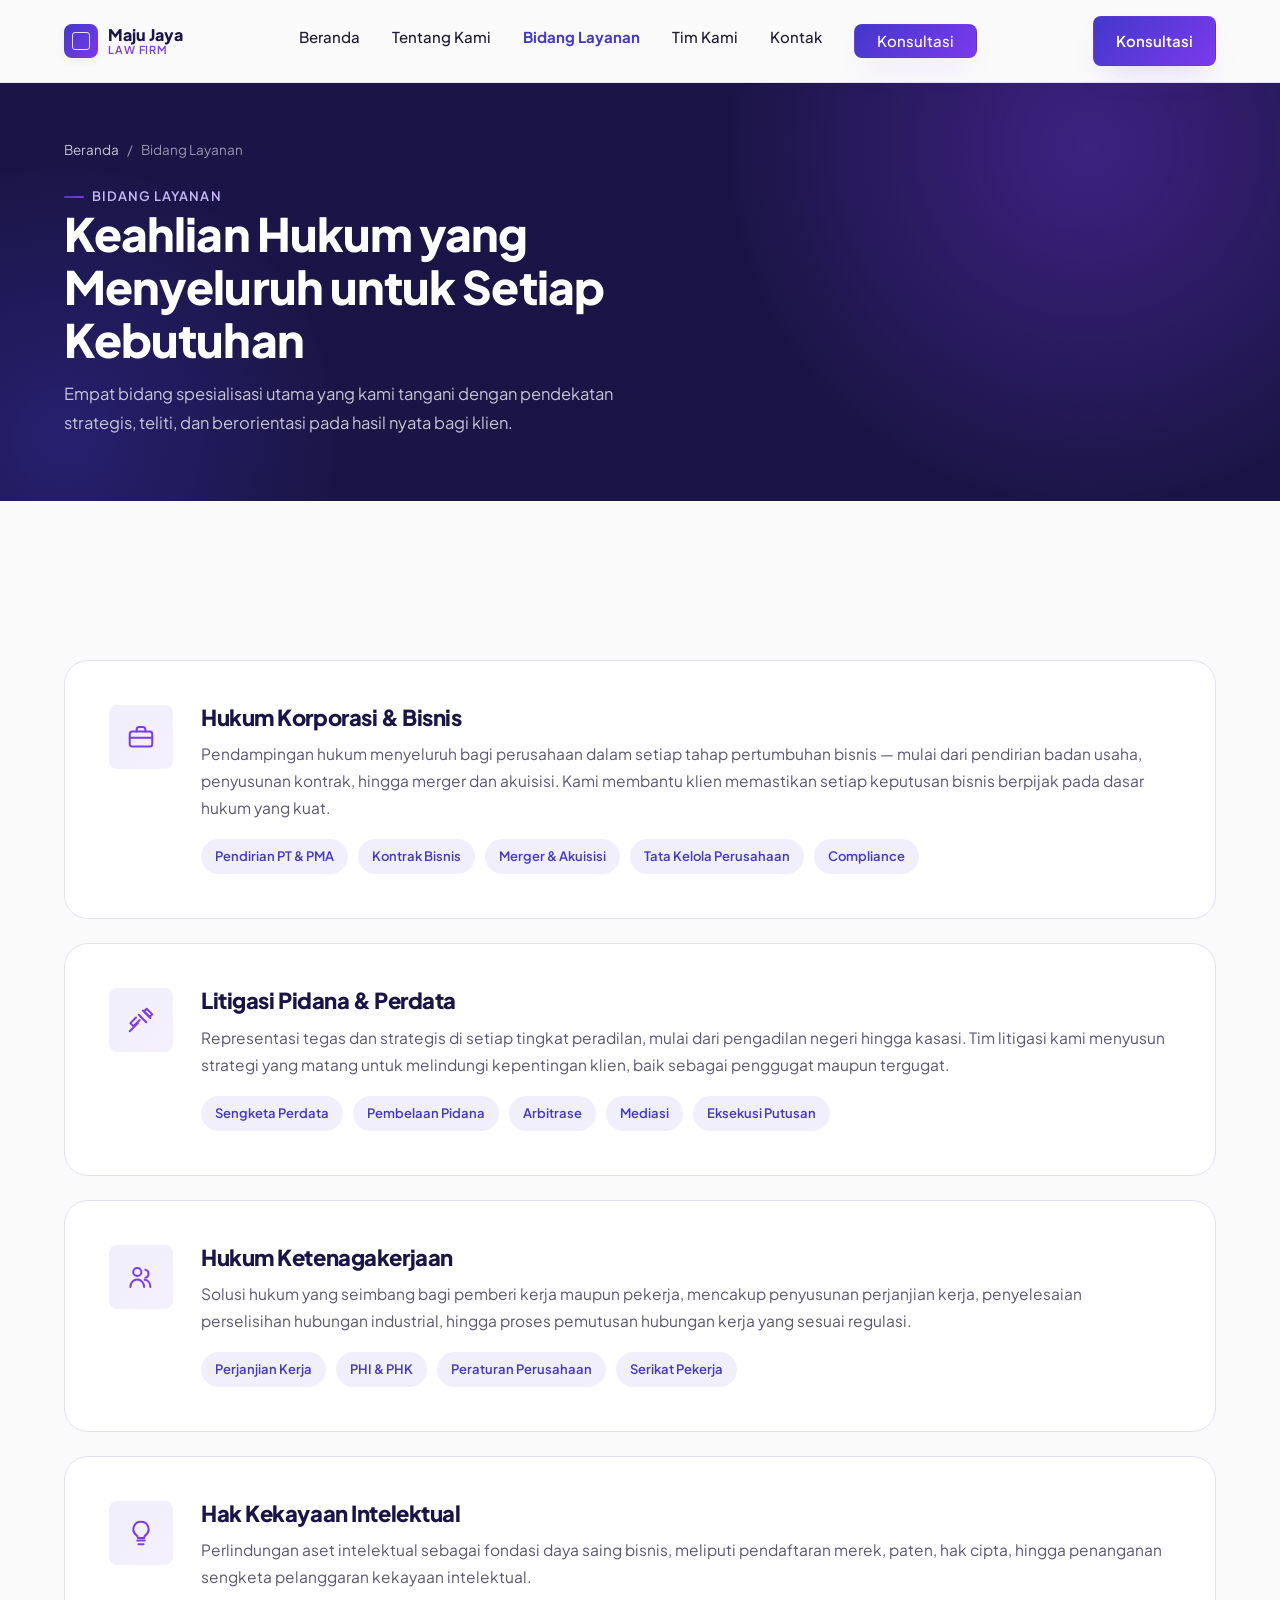
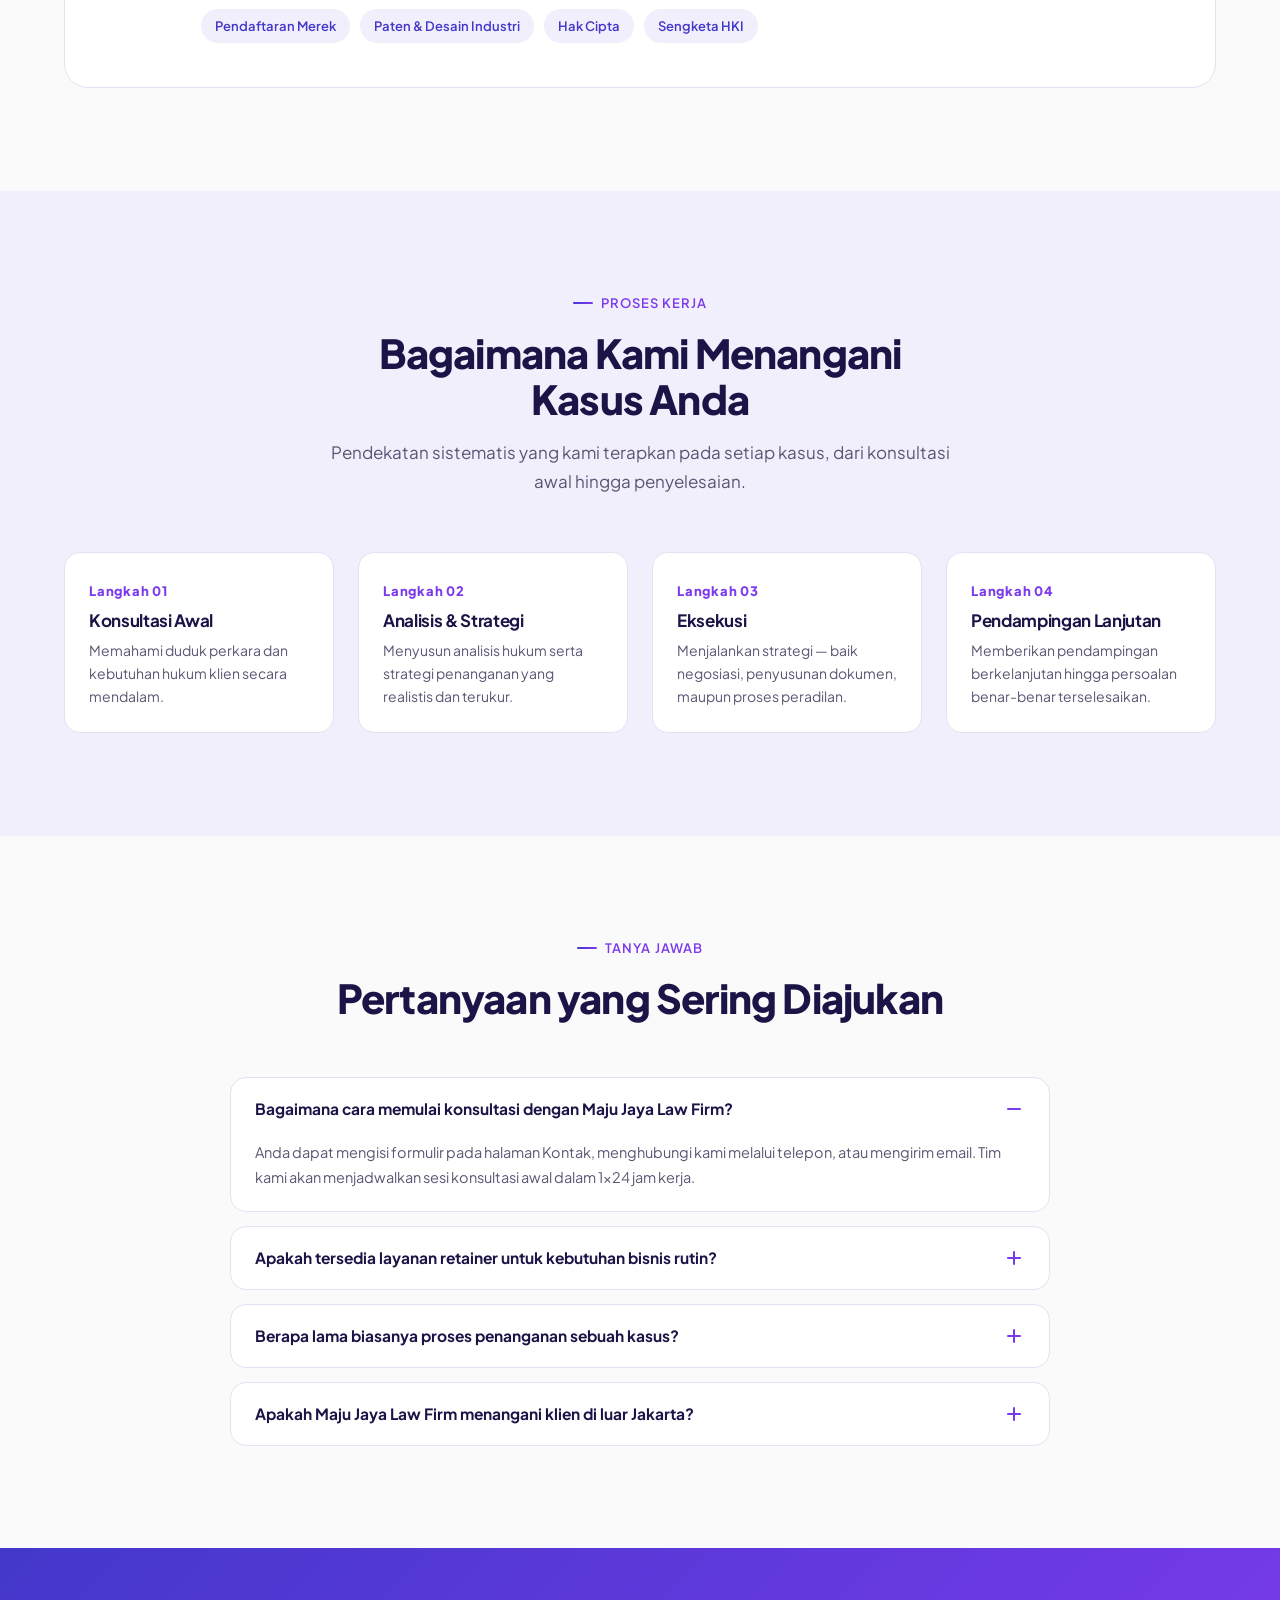
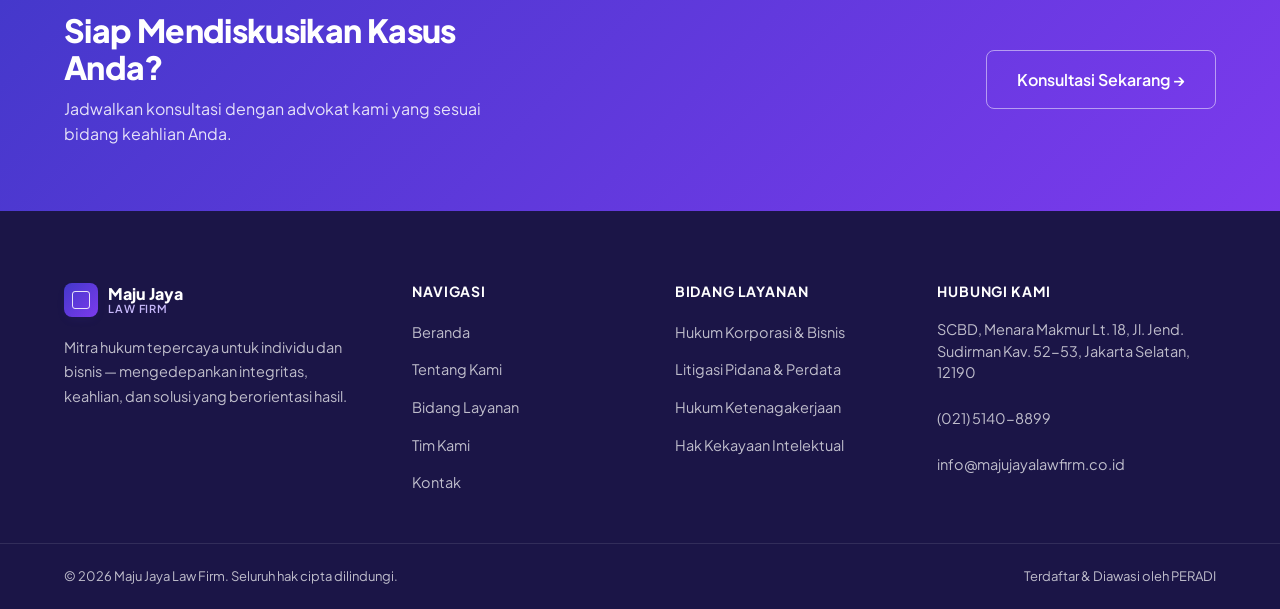
<file: practice-areas.html>
<!doctype html>
<html lang="id">
<head>
<meta charset="UTF-8" />
<meta name="viewport" content="width=device-width, initial-scale=1.0" />
<title>Bidang Layanan — Maju Jaya Law Firm</title>
<meta name="description" content="Bidang layanan hukum Maju Jaya Law Firm: Hukum Korporasi & Bisnis, Litigasi Pidana & Perdata, Hukum Ketenagakerjaan, dan Hak Kekayaan Intelektual." />
<link rel="preconnect" href="https://fonts.googleapis.com">
<link href="https://fonts.googleapis.com/css2?family=Plus+Jakarta+Sans:wght@400;500;600;700;800&display=swap" rel="stylesheet">
<link rel="stylesheet" href="assets/styles.css">
</head>
<body>

<header class="site-header">
  <div class="container header-inner">
    <a href="index.html" class="brand">
      <span class="brand-mark"></span>
      <span class="brand-text"><strong>Maju Jaya</strong><span>Law Firm</span></span>
    </a>
    <nav class="main-nav">
      <ul>
        <li><a href="index.html">Beranda</a></li>
        <li><a href="about.html">Tentang Kami</a></li>
        <li><a href="practice-areas.html" class="active">Bidang Layanan</a></li>
        <li><a href="team.html">Tim Kami</a></li>
        <li><a href="contact.html">Kontak</a></li>
        <li class="nav-cta"><a href="contact.html" class="btn btn-primary btn-md">Konsultasi</a></li>
      </ul>
    </nav>
    <div class="header-actions">
      <a href="contact.html" class="btn btn-primary btn-md desktop-only">Konsultasi</a>
      <button class="nav-toggle" aria-label="Buka menu navigasi" aria-expanded="false"><span></span></button>
    </div>
  </div>
</header>

<section class="page-hero">
  <div class="container">
    <div class="breadcrumb"><a href="index.html">Beranda</a><span>/</span><span>Bidang Layanan</span></div>
    <span class="eyebrow">Bidang Layanan</span>
    <h1>Keahlian Hukum yang Menyeluruh untuk Setiap Kebutuhan</h1>
    <p>Empat bidang spesialisasi utama yang kami tangani dengan pendekatan strategis, teliti, dan berorientasi pada hasil nyata bagi klien.</p>
  </div>
</section>

<section class="section">
  <div class="container">
    <div class="pa-detail-list">

      <article class="pa-detail" id="korporasi">
        <div class="pa-icon"><svg viewBox="0 0 24 24" fill="none" stroke="currentColor" stroke-width="1.6" stroke-linecap="round" stroke-linejoin="round"><rect x="3" y="7.5" width="18" height="12" rx="2"/><path d="M8.5 7.5V6a2 2 0 0 1 2-2h3a2 2 0 0 1 2 2v1.5"/><path d="M3 12.5h18"/></svg></div>
        <div>
          <h3>Hukum Korporasi &amp; Bisnis</h3>
          <p class="lead">Pendampingan hukum menyeluruh bagi perusahaan dalam setiap tahap pertumbuhan bisnis — mulai dari pendirian badan usaha, penyusunan kontrak, hingga merger dan akuisisi. Kami membantu klien memastikan setiap keputusan bisnis berpijak pada dasar hukum yang kuat.</p>
          <div class="pa-detail-tags">
            <span>Pendirian PT &amp; PMA</span>
            <span>Kontrak Bisnis</span>
            <span>Merger &amp; Akuisisi</span>
            <span>Tata Kelola Perusahaan</span>
            <span>Compliance</span>
          </div>
        </div>
      </article>

      <article class="pa-detail" id="litigasi">
        <div class="pa-icon"><svg viewBox="0 0 24 24" fill="none" stroke="currentColor" stroke-width="1.6" stroke-linecap="round" stroke-linejoin="round"><path d="M13.5 4.5l6 6"/><path d="M10.2 7.8l6 6"/><path d="M3 21l6.5-6.5"/><path d="M8 10l-4.5 4.5 2.5 2.5L11 12"/><path d="M16.5 3l4.5 4.5-2 2-4.5-4.5z"/></svg></div>
        <div>
          <h3>Litigasi Pidana &amp; Perdata</h3>
          <p class="lead">Representasi tegas dan strategis di setiap tingkat peradilan, mulai dari pengadilan negeri hingga kasasi. Tim litigasi kami menyusun strategi yang matang untuk melindungi kepentingan klien, baik sebagai penggugat maupun tergugat.</p>
          <div class="pa-detail-tags">
            <span>Sengketa Perdata</span>
            <span>Pembelaan Pidana</span>
            <span>Arbitrase</span>
            <span>Mediasi</span>
            <span>Eksekusi Putusan</span>
          </div>
        </div>
      </article>

      <article class="pa-detail" id="ketenagakerjaan">
        <div class="pa-icon"><svg viewBox="0 0 24 24" fill="none" stroke="currentColor" stroke-width="1.6" stroke-linecap="round" stroke-linejoin="round"><circle cx="9" cy="8" r="3.25"/><path d="M3.5 20c0-3.5 2.5-6 5.5-6s5.5 2.5 5.5 6"/><path d="M15.5 6.2a3.25 3.25 0 0 1 0 6.35"/><path d="M15 14.2c2.6.3 4.5 2.6 4.5 5.8"/></svg></div>
        <div>
          <h3>Hukum Ketenagakerjaan</h3>
          <p class="lead">Solusi hukum yang seimbang bagi pemberi kerja maupun pekerja, mencakup penyusunan perjanjian kerja, penyelesaian perselisihan hubungan industrial, hingga proses pemutusan hubungan kerja yang sesuai regulasi.</p>
          <div class="pa-detail-tags">
            <span>Perjanjian Kerja</span>
            <span>PHI &amp; PHK</span>
            <span>Peraturan Perusahaan</span>
            <span>Serikat Pekerja</span>
          </div>
        </div>
      </article>

      <article class="pa-detail" id="kekayaan-intelektual">
        <div class="pa-icon"><svg viewBox="0 0 24 24" fill="none" stroke="currentColor" stroke-width="1.6" stroke-linecap="round" stroke-linejoin="round"><path d="M9 18h6"/><path d="M10 21h4"/><path d="M12 3a6 6 0 0 0-3.5 10.9c.6.45 1 1.15 1 1.9V16h5v-.2c0-.75.4-1.45 1-1.9A6 6 0 0 0 12 3z"/></svg></div>
        <div>
          <h3>Hak Kekayaan Intelektual</h3>
          <p class="lead">Perlindungan aset intelektual sebagai fondasi daya saing bisnis, meliputi pendaftaran merek, paten, hak cipta, hingga penanganan sengketa pelanggaran kekayaan intelektual.</p>
          <div class="pa-detail-tags">
            <span>Pendaftaran Merek</span>
            <span>Paten &amp; Desain Industri</span>
            <span>Hak Cipta</span>
            <span>Sengketa HKI</span>
          </div>
        </div>
      </article>

    </div>
  </div>
</section>

<section class="section section-alt">
  <div class="container">
    <div class="heading heading-center">
      <span class="eyebrow">Proses Kerja</span>
      <h2 class="title">Bagaimana Kami Menangani Kasus Anda</h2>
      <p class="description">Pendekatan sistematis yang kami terapkan pada setiap kasus, dari konsultasi awal hingga penyelesaian.</p>
    </div>
    <div class="process-grid">
      <div class="process-step">
        <div class="step-num">Langkah 01</div>
        <h3>Konsultasi Awal</h3>
        <p>Memahami duduk perkara dan kebutuhan hukum klien secara mendalam.</p>
      </div>
      <div class="process-step">
        <div class="step-num">Langkah 02</div>
        <h3>Analisis &amp; Strategi</h3>
        <p>Menyusun analisis hukum serta strategi penanganan yang realistis dan terukur.</p>
      </div>
      <div class="process-step">
        <div class="step-num">Langkah 03</div>
        <h3>Eksekusi</h3>
        <p>Menjalankan strategi — baik negosiasi, penyusunan dokumen, maupun proses peradilan.</p>
      </div>
      <div class="process-step">
        <div class="step-num">Langkah 04</div>
        <h3>Pendampingan Lanjutan</h3>
        <p>Memberikan pendampingan berkelanjutan hingga persoalan benar-benar terselesaikan.</p>
      </div>
    </div>
  </div>
</section>

<section class="section">
  <div class="container">
    <div class="heading heading-center">
      <span class="eyebrow">Tanya Jawab</span>
      <h2 class="title">Pertanyaan yang Sering Diajukan</h2>
    </div>
    <div class="faq-list">
      <div class="faq-item open">
        <button class="faq-question"><span>Bagaimana cara memulai konsultasi dengan Maju Jaya Law Firm?</span><span class="icon-plus"></span></button>
        <div class="faq-answer"><div class="faq-answer-inner">Anda dapat mengisi formulir pada halaman Kontak, menghubungi kami melalui telepon, atau mengirim email. Tim kami akan menjadwalkan sesi konsultasi awal dalam 1x24 jam kerja.</div></div>
      </div>
      <div class="faq-item">
        <button class="faq-question"><span>Apakah tersedia layanan retainer untuk kebutuhan bisnis rutin?</span><span class="icon-plus"></span></button>
        <div class="faq-answer"><div class="faq-answer-inner">Ya, kami menyediakan skema retainer bulanan bagi perusahaan yang membutuhkan pendampingan hukum berkelanjutan, termasuk review kontrak dan konsultasi rutin.</div></div>
      </div>
      <div class="faq-item">
        <button class="faq-question"><span>Berapa lama biasanya proses penanganan sebuah kasus?</span><span class="icon-plus"></span></button>
        <div class="faq-answer"><div class="faq-answer-inner">Durasi bergantung pada kompleksitas kasus. Pada sesi konsultasi awal, tim kami akan memberikan estimasi waktu dan tahapan yang realistis sesuai jenis perkara.</div></div>
      </div>
      <div class="faq-item">
        <button class="faq-question"><span>Apakah Maju Jaya Law Firm menangani klien di luar Jakarta?</span><span class="icon-plus"></span></button>
        <div class="faq-answer"><div class="faq-answer-inner">Kami menangani klien dari berbagai kota di Indonesia melalui konsultasi daring maupun kunjungan langsung sesuai kebutuhan kasus.</div></div>
      </div>
    </div>
  </div>
</section>

<section class="cta-band">
  <div class="container cta-inner">
    <div>
      <h2>Siap Mendiskusikan Kasus Anda?</h2>
      <p>Jadwalkan konsultasi dengan advokat kami yang sesuai bidang keahlian Anda.</p>
    </div>
    <a href="contact.html" class="btn btn-outline btn-lg cta-btn">Konsultasi Sekarang →</a>
  </div>
</section>

<footer class="site-footer">
  <div class="container footer-grid">
    <div class="footer-brand">
      <div class="brand">
        <span class="brand-mark"></span>
        <span class="brand-text"><strong>Maju Jaya</strong><span>Law Firm</span></span>
      </div>
      <p>Mitra hukum tepercaya untuk individu dan bisnis — mengedepankan integritas, keahlian, dan solusi yang berorientasi hasil.</p>
    </div>
    <div class="footer-col">
      <h3>Navigasi</h3>
      <ul>
        <li><a href="index.html">Beranda</a></li>
        <li><a href="about.html">Tentang Kami</a></li>
        <li><a href="practice-areas.html">Bidang Layanan</a></li>
        <li><a href="team.html">Tim Kami</a></li>
        <li><a href="contact.html">Kontak</a></li>
      </ul>
    </div>
    <div class="footer-col">
      <h3>Bidang Layanan</h3>
      <ul>
        <li><a href="practice-areas.html#korporasi">Hukum Korporasi &amp; Bisnis</a></li>
        <li><a href="practice-areas.html#litigasi">Litigasi Pidana &amp; Perdata</a></li>
        <li><a href="practice-areas.html#ketenagakerjaan">Hukum Ketenagakerjaan</a></li>
        <li><a href="practice-areas.html#kekayaan-intelektual">Hak Kekayaan Intelektual</a></li>
      </ul>
    </div>
    <div class="footer-col">
      <h3>Hubungi Kami</h3>
      <ul class="contact-list">
        <li>SCBD, Menara Makmur Lt. 18, Jl. Jend. Sudirman Kav. 52-53, Jakarta Selatan, 12190</li>
        <li>(021) 5140-8899</li>
        <li>info@majujayalawfirm.co.id</li>
      </ul>
    </div>
  </div>
  <div class="footer-bottom">
    <div class="container footer-bottom-inner">
      <p>&copy; <span id="current-year">2026</span> Maju Jaya Law Firm. Seluruh hak cipta dilindungi.</p>
      <p>Terdaftar &amp; Diawasi oleh PERADI</p>
    </div>
  </div>
</footer>

<script src="assets/script.js"></script>
</body>
</html>
</file>
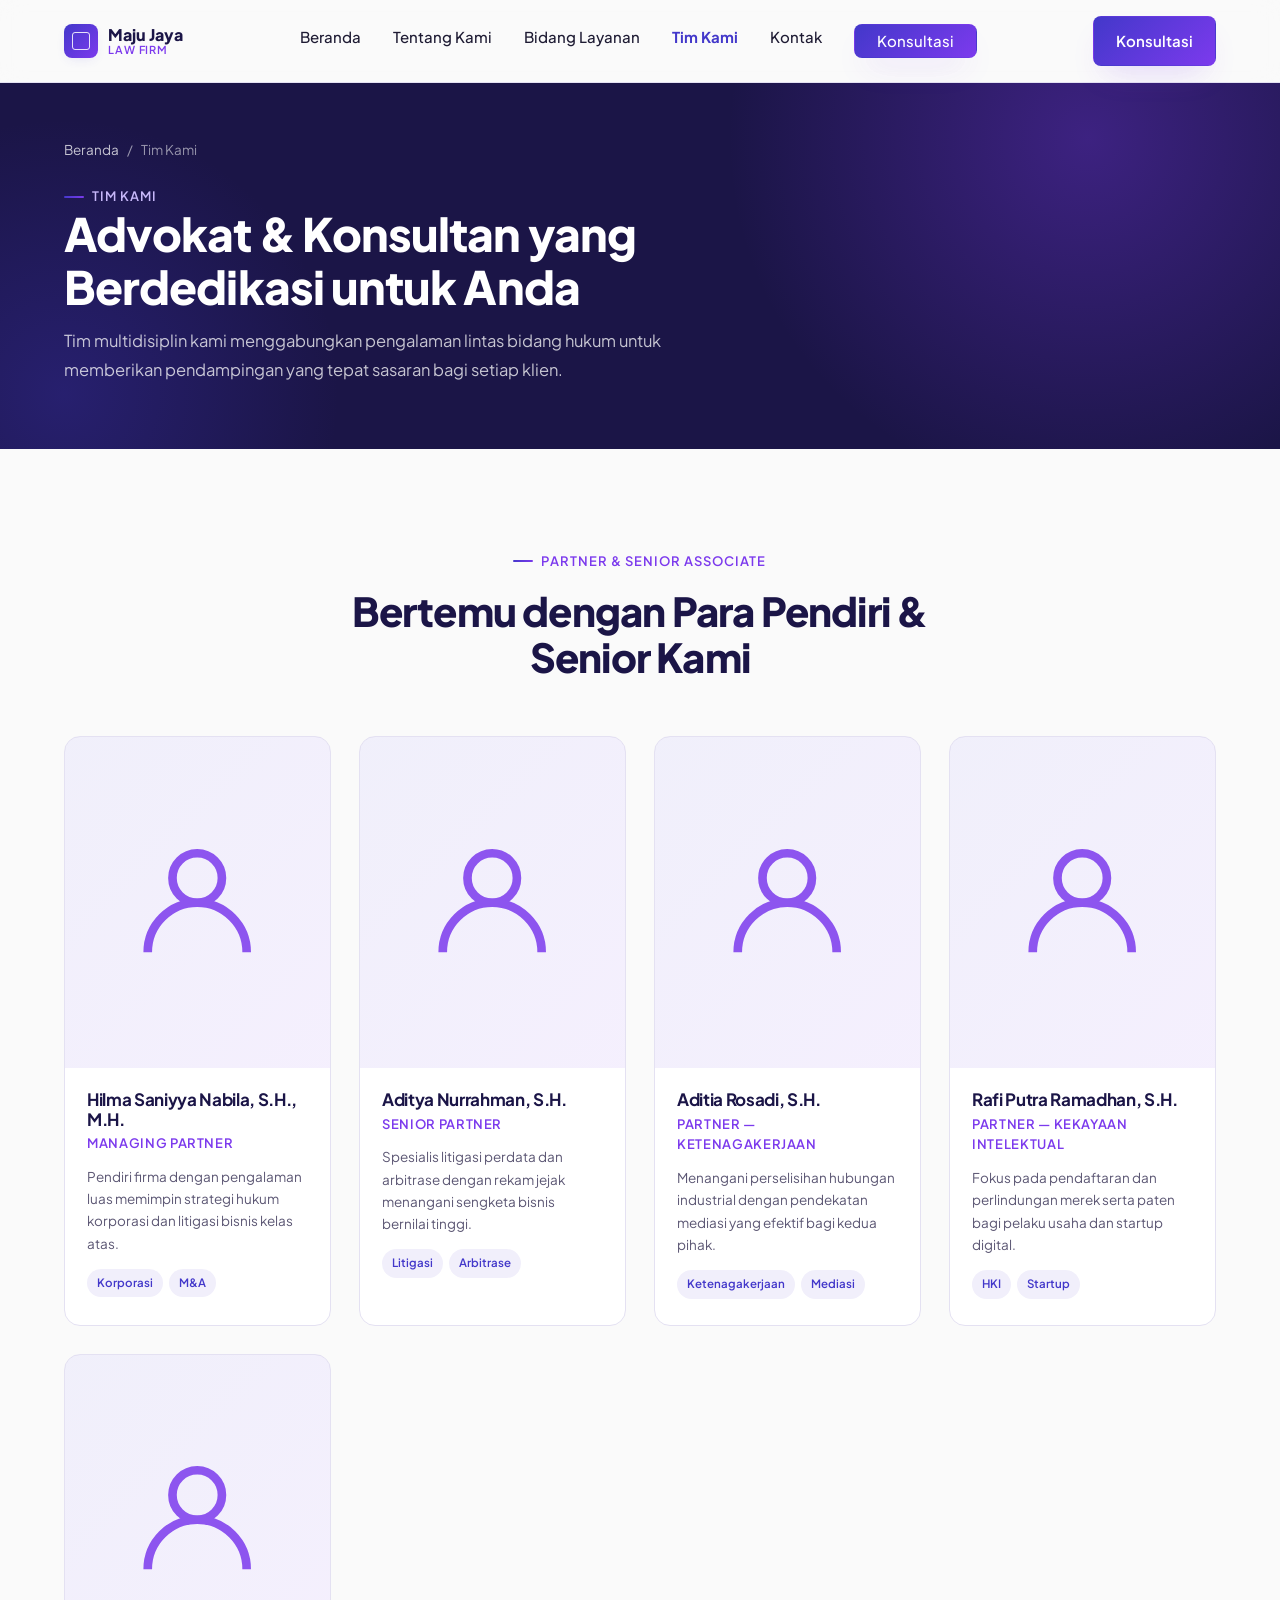
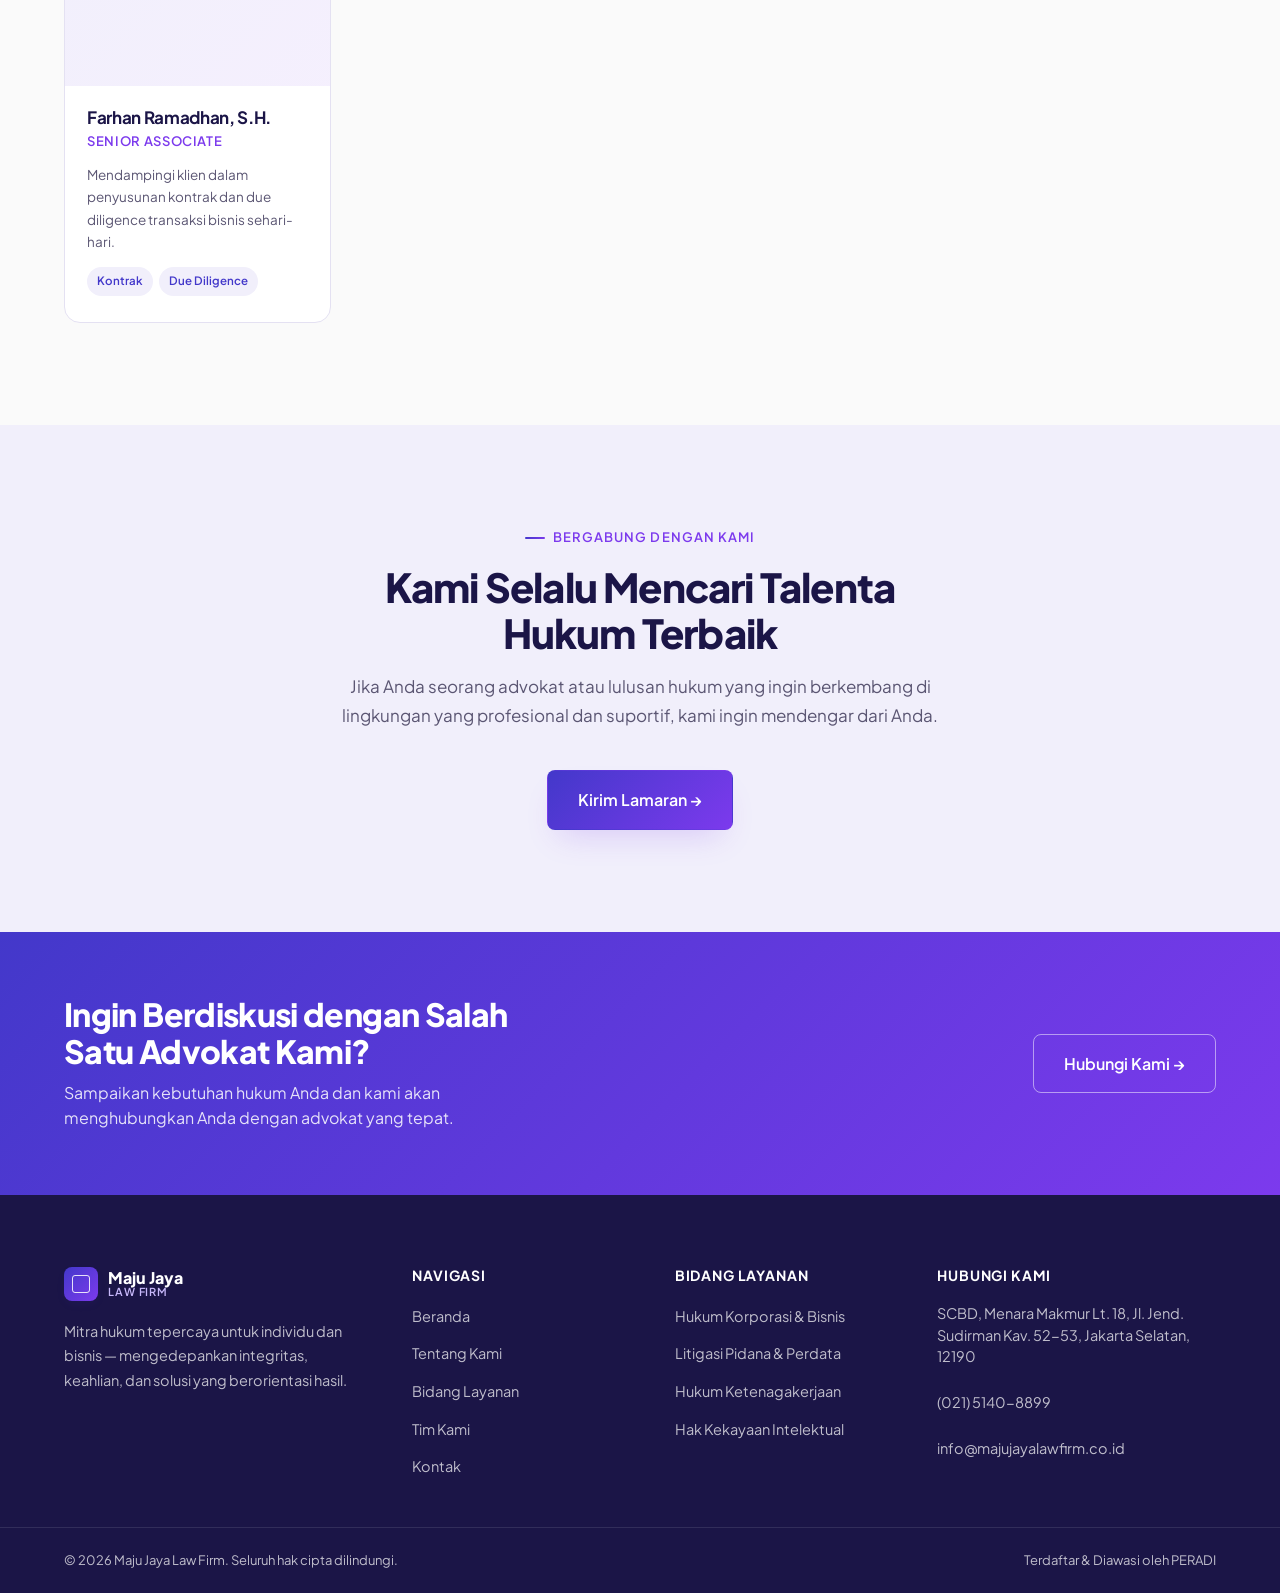
<file: team.html>
<!doctype html>
<html lang="id">
<head>
<meta charset="UTF-8" />
<meta name="viewport" content="width=device-width, initial-scale=1.0" />
<title>Tim Kami — Maju Jaya Law Firm</title>
<meta name="description" content="Kenali para advokat dan konsultan hukum Maju Jaya Law Firm di bidang korporasi, litigasi, ketenagakerjaan, dan kekayaan intelektual." />
<link rel="preconnect" href="https://fonts.googleapis.com">
<link href="https://fonts.googleapis.com/css2?family=Plus+Jakarta+Sans:wght@400;500;600;700;800&display=swap" rel="stylesheet">
<link rel="stylesheet" href="assets/styles.css">
</head>
<body>

<header class="site-header">
  <div class="container header-inner">
    <a href="index.html" class="brand">
      <span class="brand-mark"></span>
      <span class="brand-text"><strong>Maju Jaya</strong><span>Law Firm</span></span>
    </a>
    <nav class="main-nav">
      <ul>
        <li><a href="index.html">Beranda</a></li>
        <li><a href="about.html">Tentang Kami</a></li>
        <li><a href="practice-areas.html">Bidang Layanan</a></li>
        <li><a href="team.html" class="active">Tim Kami</a></li>
        <li><a href="contact.html">Kontak</a></li>
        <li class="nav-cta"><a href="contact.html" class="btn btn-primary btn-md">Konsultasi</a></li>
      </ul>
    </nav>
    <div class="header-actions">
      <a href="contact.html" class="btn btn-primary btn-md desktop-only">Konsultasi</a>
      <button class="nav-toggle" aria-label="Buka menu navigasi" aria-expanded="false"><span></span></button>
    </div>
  </div>
</header>

<section class="page-hero">
  <div class="container">
    <div class="breadcrumb"><a href="index.html">Beranda</a><span>/</span><span>Tim Kami</span></div>
    <span class="eyebrow">Tim Kami</span>
    <h1>Advokat &amp; Konsultan yang Berdedikasi untuk Anda</h1>
    <p>Tim multidisiplin kami menggabungkan pengalaman lintas bidang hukum untuk memberikan pendampingan yang tepat sasaran bagi setiap klien.</p>
  </div>
</section>

<section class="section">
  <div class="container">
    <div class="heading heading-center">
      <span class="eyebrow">Partner &amp; Senior Associate</span>
      <h2 class="title">Bertemu dengan Para Pendiri &amp; Senior Kami</h2>
    </div>
    <div class="team-grid">

      <article class="team-card">
        <div class="team-photo"><svg viewBox="0 0 24 24" fill="none" stroke="currentColor" stroke-width="1.4"><circle cx="12" cy="8" r="4"/><path d="M4 20c0-4.4 3.6-8 8-8s8 3.6 8 8"/></svg></div>
        <div class="team-info">
          <h3>Hilma Saniyya Nabila, S.H., M.H.</h3>
          <div class="role">Managing Partner</div>
          <p class="bio">Pendiri firma dengan pengalaman luas memimpin strategi hukum korporasi dan litigasi bisnis kelas atas.</p>
          <div class="tags"><span>Korporasi</span><span>M&amp;A</span></div>
        </div>
      </article>

      <article class="team-card">
        <div class="team-photo"><svg viewBox="0 0 24 24" fill="none" stroke="currentColor" stroke-width="1.4"><circle cx="12" cy="8" r="4"/><path d="M4 20c0-4.4 3.6-8 8-8s8 3.6 8 8"/></svg></div>
        <div class="team-info">
          <h3>Aditya Nurrahman, S.H.</h3>
          <div class="role">Senior Partner</div>
          <p class="bio">Spesialis litigasi perdata dan arbitrase dengan rekam jejak menangani sengketa bisnis bernilai tinggi.</p>
          <div class="tags"><span>Litigasi</span><span>Arbitrase</span></div>
        </div>
      </article>

      <article class="team-card">
        <div class="team-photo"><svg viewBox="0 0 24 24" fill="none" stroke="currentColor" stroke-width="1.4"><circle cx="12" cy="8" r="4"/><path d="M4 20c0-4.4 3.6-8 8-8s8 3.6 8 8"/></svg></div>
        <div class="team-info">
          <h3>Aditia Rosadi, S.H.</h3>
          <div class="role">Partner — Ketenagakerjaan</div>
          <p class="bio">Menangani perselisihan hubungan industrial dengan pendekatan mediasi yang efektif bagi kedua pihak.</p>
          <div class="tags"><span>Ketenagakerjaan</span><span>Mediasi</span></div>
        </div>
      </article>

      <article class="team-card">
        <div class="team-photo"><svg viewBox="0 0 24 24" fill="none" stroke="currentColor" stroke-width="1.4"><circle cx="12" cy="8" r="4"/><path d="M4 20c0-4.4 3.6-8 8-8s8 3.6 8 8"/></svg></div>
        <div class="team-info">
          <h3>Rafi Putra Ramadhan, S.H.</h3>
          <div class="role">Partner — Kekayaan Intelektual</div>
          <p class="bio">Fokus pada pendaftaran dan perlindungan merek serta paten bagi pelaku usaha dan startup digital.</p>
          <div class="tags"><span>HKI</span><span>Startup</span></div>
        </div>
      </article>

      <article class="team-card">
        <div class="team-photo"><svg viewBox="0 0 24 24" fill="none" stroke="currentColor" stroke-width="1.4"><circle cx="12" cy="8" r="4"/><path d="M4 20c0-4.4 3.6-8 8-8s8 3.6 8 8"/></svg></div>
        <div class="team-info">
          <h3>Farhan Ramadhan, S.H.</h3>
          <div class="role">Senior Associate</div>
          <p class="bio">Mendampingi klien dalam penyusunan kontrak dan due diligence transaksi bisnis sehari-hari.</p>
          <div class="tags"><span>Kontrak</span><span>Due Diligence</span></div>
        </div>
      </article>

    </div>
  </div>
</section>

<section class="section section-alt">
  <div class="container">
    <div class="heading heading-center">
      <span class="eyebrow">Bergabung dengan Kami</span>
      <h2 class="title">Kami Selalu Mencari Talenta Hukum Terbaik</h2>
      <p class="description">Jika Anda seorang advokat atau lulusan hukum yang ingin berkembang di lingkungan yang profesional dan suportif, kami ingin mendengar dari Anda.</p>
    </div>
    <div class="pa-cta">
      <a href="contact.html" class="btn btn-primary btn-lg">Kirim Lamaran →</a>
    </div>
  </div>
</section>

<section class="cta-band">
  <div class="container cta-inner">
    <div>
      <h2>Ingin Berdiskusi dengan Salah Satu Advokat Kami?</h2>
      <p>Sampaikan kebutuhan hukum Anda dan kami akan menghubungkan Anda dengan advokat yang tepat.</p>
    </div>
    <a href="contact.html" class="btn btn-outline btn-lg cta-btn">Hubungi Kami →</a>
  </div>
</section>

<footer class="site-footer">
  <div class="container footer-grid">
    <div class="footer-brand">
      <div class="brand">
        <span class="brand-mark"></span>
        <span class="brand-text"><strong>Maju Jaya</strong><span>Law Firm</span></span>
      </div>
      <p>Mitra hukum tepercaya untuk individu dan bisnis — mengedepankan integritas, keahlian, dan solusi yang berorientasi hasil.</p>
    </div>
    <div class="footer-col">
      <h3>Navigasi</h3>
      <ul>
        <li><a href="index.html">Beranda</a></li>
        <li><a href="about.html">Tentang Kami</a></li>
        <li><a href="practice-areas.html">Bidang Layanan</a></li>
        <li><a href="team.html">Tim Kami</a></li>
        <li><a href="contact.html">Kontak</a></li>
      </ul>
    </div>
    <div class="footer-col">
      <h3>Bidang Layanan</h3>
      <ul>
        <li><a href="practice-areas.html#korporasi">Hukum Korporasi &amp; Bisnis</a></li>
        <li><a href="practice-areas.html#litigasi">Litigasi Pidana &amp; Perdata</a></li>
        <li><a href="practice-areas.html#ketenagakerjaan">Hukum Ketenagakerjaan</a></li>
        <li><a href="practice-areas.html#kekayaan-intelektual">Hak Kekayaan Intelektual</a></li>
      </ul>
    </div>
    <div class="footer-col">
      <h3>Hubungi Kami</h3>
      <ul class="contact-list">
        <li>SCBD, Menara Makmur Lt. 18, Jl. Jend. Sudirman Kav. 52-53, Jakarta Selatan, 12190</li>
        <li>(021) 5140-8899</li>
        <li>info@majujayalawfirm.co.id</li>
      </ul>
    </div>
  </div>
  <div class="footer-bottom">
    <div class="container footer-bottom-inner">
      <p>&copy; <span id="current-year">2026</span> Maju Jaya Law Firm. Seluruh hak cipta dilindungi.</p>
      <p>Terdaftar &amp; Diawasi oleh PERADI</p>
    </div>
  </div>
</footer>

<script src="assets/script.js"></script>
</body>
</html>
</file>
<file: assets/styles.css>
/* ===================================================================
   Maju Jaya Law Firm — Shared Stylesheet
   Base tokens & components carried over from the approved preview,
   extended with page-specific components for About, Practice Areas,
   Team, and Contact.
=================================================================== */

:root {
  --color-indigo-950: #1B1547;
  --color-indigo-600: #4338CA;
  --color-violet-500: #7C3AED;
  --color-gradient: linear-gradient(135deg, #4338CA 0%, #7C3AED 100%);
  --color-gradient-soft: linear-gradient(135deg, rgba(67,56,202,0.08) 0%, rgba(124,58,237,0.08) 100%);
  --color-surface: #FAFAFA;
  --color-surface-alt: #F1EFFB;
  --color-ink: #1E1B33;
  --color-ink-muted: #5B5673;
  --color-border: #E4E1F2;
  --shadow-sm: 0 4px 12px -4px rgba(67, 56, 202, 0.14);
  --shadow-md: 0 16px 32px -12px rgba(124, 58, 237, 0.22);
  --shadow-lg: 0 24px 48px -16px rgba(67, 56, 202, 0.28);
  --radius-sm: 8px;
  --radius-md: 16px;
  --radius-lg: 24px;
  --radius-full: 999px;
  --font-sans: 'Plus Jakarta Sans', system-ui, sans-serif;
  --container-max: 1200px;
}
* { box-sizing: border-box; }
html { scroll-behavior: smooth; }
body { margin:0; font-family: var(--font-sans); color: var(--color-ink); background: var(--color-surface); line-height: 1.6; }
img { max-width:100%; display:block; }
a { color: inherit; text-decoration:none; }
h1,h2,h3,h4 { margin:0; color: var(--color-indigo-950); line-height:1.15; letter-spacing:-0.02em; }
p { margin:0; }
ul { margin:0; padding:0; list-style:none; }
button { font-family: inherit; }
.container { width:100%; max-width: var(--container-max); margin-inline:auto; padding-inline:24px; }
.section { padding-block: clamp(56px, 8vw, 120px); }
.section-alt { background: var(--color-surface-alt); }
.eyebrow { display:inline-flex; align-items:center; gap:8px; font-size:13px; font-weight:600; letter-spacing:0.08em; text-transform:uppercase; color: var(--color-violet-500); }
.eyebrow::before { content:''; width:20px; height:2px; background: var(--color-gradient); border-radius: var(--radius-full); }
.gradient-text { background: var(--color-gradient); -webkit-background-clip:text; background-clip:text; color:transparent; }
:focus-visible { outline: 2.5px solid var(--color-violet-500); outline-offset: 3px; border-radius: 4px; }

/* Header */
.site-header { position: sticky; top:0; z-index:100; background: rgba(250,250,250,0.85); backdrop-filter: blur(12px); border-bottom: 1px solid var(--color-border); }
.header-inner { display:flex; align-items:center; justify-content:space-between; padding-block:16px; }
.brand { display:flex; align-items:center; gap:10px; }
.brand-mark { width:34px; height:34px; border-radius: var(--radius-sm); background: var(--color-gradient); box-shadow: var(--shadow-sm); position:relative; flex-shrink:0; }
.brand-mark::after { content:''; position:absolute; inset:8px; border:1.5px solid rgba(255,255,255,0.85); border-radius:3px; }
.brand-text { display:flex; flex-direction:column; line-height:1.1; }
.brand-text strong { font-size:16px; font-weight:800; color: var(--color-indigo-950); }
.brand-text span { font-size:11px; font-weight:600; letter-spacing:0.08em; text-transform:uppercase; color: var(--color-violet-500); }
.main-nav ul { display:flex; gap:32px; }
.main-nav a { font-size:15px; font-weight:500; padding-block:4px; }
.main-nav a:hover { color: var(--color-indigo-600); }
.main-nav a.active { color: var(--color-indigo-600); font-weight:700; }
.header-actions { display:flex; align-items:center; gap:14px; }
.btn { display:inline-flex; align-items:center; justify-content:center; gap:8px; font-weight:600; border-radius: var(--radius-sm); border:1.5px solid transparent; cursor:pointer; transition: transform .2s ease, box-shadow .2s ease; }
.btn-md { padding:12px 22px; font-size:15px; }
.btn-lg { padding:16px 30px; font-size:16px; }
.btn-primary { background: var(--color-gradient); color:white; box-shadow: var(--shadow-md); }
.btn-primary:hover { transform: translateY(-2px); box-shadow: var(--shadow-lg); }
.btn-outline { background:transparent; color: var(--color-indigo-950); border-color: var(--color-border); }
.btn-outline:hover { border-color: var(--color-violet-500); color: var(--color-violet-500); transform: translateY(-2px); }

/* Mobile nav toggle */
.nav-toggle { display:none; width:40px; height:40px; align-items:center; justify-content:center; background:transparent; border:1.5px solid var(--color-border); border-radius: var(--radius-sm); cursor:pointer; }
.nav-toggle span, .nav-toggle span::before, .nav-toggle span::after { content:''; display:block; width:18px; height:2px; background: var(--color-indigo-950); position:relative; transition: all .2s ease; }
.nav-toggle span::before { position:absolute; top:-6px; }
.nav-toggle span::after { position:absolute; top:6px; }
.nav-toggle[aria-expanded="true"] span { background: transparent; }
.nav-toggle[aria-expanded="true"] span::before { top:0; transform: rotate(45deg); }
.nav-toggle[aria-expanded="true"] span::after { top:0; transform: rotate(-45deg); }

/* Page hero (interior pages) */
.page-hero { background: var(--color-indigo-950); background-image: radial-gradient(600px circle at 85% 15%, rgba(124,58,237,0.35), transparent 60%), radial-gradient(500px circle at 5% 85%, rgba(67,56,202,0.3), transparent 55%); color:white; padding-block:56px 64px; }
.page-hero .eyebrow { color:#C7B8FA; }
.page-hero h1 { color:white; font-size: clamp(30px,4.2vw,46px); font-weight:800; max-width:720px; }
.page-hero p { color: rgba(255,255,255,0.75); font-size:16.5px; line-height:1.75; max-width:600px; margin-top:14px; }
.breadcrumb { display:flex; align-items:center; gap:8px; font-size:13.5px; color: rgba(255,255,255,0.55); margin-bottom:18px; }
.breadcrumb a { color: rgba(255,255,255,0.75); }
.breadcrumb a:hover { color:white; }

/* Hero (home) */
.hero { background: var(--color-indigo-950); background-image: radial-gradient(600px circle at 85% 15%, rgba(124,58,237,0.35), transparent 60%), radial-gradient(500px circle at 5% 85%, rgba(67,56,202,0.3), transparent 55%); color:white; padding-block:64px 96px; overflow:hidden; }
.hero-inner { display:grid; grid-template-columns:1.1fr 0.9fr; align-items:center; gap:48px; }
.hero-copy { display:flex; flex-direction:column; gap:22px; max-width:560px; }
.hero h1 { font-size: clamp(36px,5vw,56px); font-weight:800; color:white; }
.hero-copy > p { font-size:17.5px; line-height:1.75; color: rgba(255,255,255,0.75); max-width:500px; }
.hero-actions { display:flex; gap:16px; flex-wrap:wrap; margin-top:6px; }
.hero-outline { color:white; border-color: rgba(255,255,255,0.3); }
.hero-outline:hover { color:white; border-color:white; }
.hero-stats { display:flex; gap:36px; margin-top:24px; padding-top:24px; border-top:1px solid rgba(255,255,255,0.12); }
.hero-stats dt { font-size:26px; font-weight:800; background: linear-gradient(135deg,#C7B8FA,#A78BFA); -webkit-background-clip:text; background-clip:text; color:transparent; }
.hero-stats dd { margin:4px 0 0; font-size:13px; color: rgba(255,255,255,0.6); }
.hero-visual { display:flex; justify-content:center; }
.iso-illustration { width:100%; max-width:440px; filter: drop-shadow(0 30px 60px rgba(0,0,0,0.45)); }

/* Heading helper */
.heading { display:flex; flex-direction:column; gap:16px; max-width:640px; }
.heading-center { align-items:center; text-align:center; margin-inline:auto; }
.heading .title { font-size: clamp(28px,3.6vw,40px); font-weight:800; }
.heading .description { font-size:17px; color: var(--color-ink-muted); line-height:1.7; }

/* Values */
.values-grid { display:grid; grid-template-columns:repeat(3,1fr); gap:28px; margin-top:56px; }
.value-card { background:white; border:1px solid var(--color-border); border-radius: var(--radius-md); padding:32px 28px; display:flex; flex-direction:column; gap:16px; transition: transform .25s ease, box-shadow .25s ease; }
.value-card:hover { transform: translateY(-6px); box-shadow: var(--shadow-md); border-color:transparent; }
.value-icon { width:52px; height:52px; border-radius: var(--radius-sm); background: var(--color-gradient); color:white; display:flex; align-items:center; justify-content:center; box-shadow: var(--shadow-sm); flex-shrink:0; }
.value-card h3 { font-size:19px; font-weight:700; }
.value-card p { color: var(--color-ink-muted); font-size:15px; line-height:1.7; }

/* Practice area cards */
.pa-grid { display:grid; grid-template-columns:repeat(4,1fr); gap:24px; margin-top:56px; }
.pa-card { background:white; border:1px solid var(--color-border); border-radius: var(--radius-md); padding:32px; display:flex; flex-direction:column; gap:14px; transition: transform .25s ease, box-shadow .25s ease; }
.pa-card:hover { transform: translateY(-6px); box-shadow: var(--shadow-md); }
.pa-icon { width:52px; height:52px; border-radius: var(--radius-sm); background: var(--color-gradient-soft); color: var(--color-violet-500); display:flex; align-items:center; justify-content:center; flex-shrink:0; }
.pa-card h3 { font-size:18px; font-weight:700; }
.pa-card p { color: var(--color-ink-muted); font-size:14.5px; line-height:1.65; }
.pa-cta { display:flex; justify-content:center; margin-top:40px; }
.pa-card a.card-link { margin-top:auto; font-size:14px; font-weight:700; color: var(--color-violet-500); display:inline-flex; align-items:center; gap:6px; }
.pa-card a.card-link:hover { text-decoration: underline; }

/* Detailed practice area block (Practice Areas page) */
.pa-detail-list { display:flex; flex-direction:column; gap:24px; margin-top:56px; }
.pa-detail { background:white; border:1px solid var(--color-border); border-radius: var(--radius-lg); padding: clamp(28px,4vw,44px); display:grid; grid-template-columns:auto 1fr; gap:28px; align-items:flex-start; scroll-margin-top: 100px; }
.pa-detail .pa-icon { width:64px; height:64px; }
.pa-detail .pa-icon svg { width:30px; height:30px; }
.pa-detail h3 { font-size:22px; font-weight:800; margin-bottom:10px; }
.pa-detail p.lead { color: var(--color-ink-muted); font-size:15.5px; line-height:1.75; margin-bottom:18px; }
.pa-detail-tags { display:flex; flex-wrap:wrap; gap:10px; }
.pa-detail-tags span { background: var(--color-surface-alt); color: var(--color-indigo-600); font-size:13px; font-weight:600; padding:7px 14px; border-radius: var(--radius-full); }
@media (max-width:640px) {
  .pa-detail { grid-template-columns:1fr; }
}

/* Process steps */
.process-grid { display:grid; grid-template-columns:repeat(4,1fr); gap:24px; margin-top:56px; counter-reset:step; }
.process-step { position:relative; padding:28px 24px 24px; background:white; border:1px solid var(--color-border); border-radius: var(--radius-md); }
.process-step .step-num { font-size:13px; font-weight:800; color: var(--color-violet-500); letter-spacing:0.06em; }
.process-step h3 { font-size:17px; font-weight:700; margin-top:10px; }
.process-step p { color: var(--color-ink-muted); font-size:14px; line-height:1.65; margin-top:8px; }

/* Timeline (About) */
.timeline { display:flex; flex-direction:column; gap:0; margin-top:56px; }
.timeline-item { display:grid; grid-template-columns:120px 1fr; gap:28px; padding-block:26px; border-top:1px solid var(--color-border); }
.timeline-item:last-child { border-bottom:1px solid var(--color-border); }
.timeline-year { font-size:20px; font-weight:800; color: var(--color-indigo-600); }
.timeline-body h3 { font-size:17px; font-weight:700; margin-bottom:6px; }
.timeline-body p { color: var(--color-ink-muted); font-size:14.5px; line-height:1.7; }
@media (max-width:640px) {
  .timeline-item { grid-template-columns:1fr; gap:6px; }
}

/* Stats band */
.stats-band { background: var(--color-indigo-950); }
.stats-grid { display:grid; grid-template-columns:repeat(4,1fr); gap:24px; padding-block:56px; text-align:center; }
.stats-grid dt { font-size:36px; font-weight:800; background: linear-gradient(135deg,#C7B8FA,#A78BFA); -webkit-background-clip:text; background-clip:text; color:transparent; }
.stats-grid dd { margin-top:8px; font-size:14px; color: rgba(255,255,255,0.65); }

/* Two-column content (About mission/history) */
.split { display:grid; grid-template-columns:1fr 1fr; gap:56px; align-items:center; }
.split-media { border-radius: var(--radius-lg); overflow:hidden; box-shadow: var(--shadow-md); }
.split h2 { font-size: clamp(26px,3.2vw,34px); font-weight:800; margin-bottom:18px; }
.split p + p { margin-top:14px; }
.split p { color: var(--color-ink-muted); font-size:16px; line-height:1.8; }
@media (max-width:860px) {
  .split { grid-template-columns:1fr; }
}

/* Team */
.team-grid { display:grid; grid-template-columns:repeat(4,1fr); gap:28px; margin-top:56px; }
.team-card { background:white; border:1px solid var(--color-border); border-radius: var(--radius-md); overflow:hidden; transition: transform .25s ease, box-shadow .25s ease; }
.team-card:hover { transform: translateY(-6px); box-shadow: var(--shadow-md); }
.team-photo { aspect-ratio:4/5; background: var(--color-gradient-soft); display:flex; align-items:center; justify-content:center; position:relative; overflow:hidden; }
.team-photo svg { width:56%; height:56%; color: var(--color-violet-500); opacity:0.85; }
.team-info { padding:22px 22px 26px; }
.team-info h3 { font-size:17px; font-weight:700; }
.team-info .role { font-size:13px; font-weight:600; color: var(--color-violet-500); text-transform:uppercase; letter-spacing:0.05em; margin-top:4px; }
.team-info p.bio { color: var(--color-ink-muted); font-size:13.5px; line-height:1.65; margin-top:12px; }
.team-info .tags { display:flex; flex-wrap:wrap; gap:6px; margin-top:14px; }
.team-info .tags span { font-size:11.5px; font-weight:600; background: var(--color-surface-alt); color: var(--color-indigo-600); padding:5px 10px; border-radius: var(--radius-full); }
@media (max-width:900px) { .team-grid { grid-template-columns:1fr 1fr; } }
@media (max-width:560px) { .team-grid { grid-template-columns:1fr; } }

/* Testimonials */
.testimonial-grid { display:grid; grid-template-columns:repeat(3,1fr); gap:28px; margin-top:56px; }
.testimonial-card { background:white; border:1px solid var(--color-border); border-radius: var(--radius-md); padding:28px; display:flex; flex-direction:column; gap:16px; }
.testimonial-card .stars { color:#F5A623; font-size:14px; letter-spacing:2px; }
.testimonial-card p.quote { font-size:14.5px; color: var(--color-ink); line-height:1.75; font-style:italic; }
.testimonial-card .who { display:flex; align-items:center; gap:12px; margin-top:auto; }
.testimonial-card .avatar { width:40px; height:40px; border-radius:50%; background: var(--color-gradient); flex-shrink:0; }
.testimonial-card .who strong { font-size:14px; display:block; }
.testimonial-card .who span { font-size:12.5px; color: var(--color-ink-muted); }

/* CTA band */
.cta-band { background: var(--color-gradient); padding-block:64px; }
.cta-inner { display:flex; align-items:center; justify-content:space-between; gap:32px; flex-wrap:wrap; }
.cta-inner h2 { color:white; font-size: clamp(24px,3vw,32px); font-weight:800; max-width:480px; }
.cta-inner p { color: rgba(255,255,255,0.85); margin-top:10px; max-width:460px; }
.cta-btn { color:white; border-color: rgba(255,255,255,0.5); }
.cta-btn:hover { color: var(--color-violet-500); background:white; border-color:white; }

/* Contact page */
.contact-grid { display:grid; grid-template-columns:0.9fr 1.1fr; gap:48px; align-items:flex-start; margin-top:56px; }
.contact-info-list { display:flex; flex-direction:column; gap:22px; }
.contact-info-item { display:flex; gap:16px; background:white; border:1px solid var(--color-border); border-radius: var(--radius-md); padding:22px; }
.contact-info-item .icon { width:44px; height:44px; border-radius: var(--radius-sm); background: var(--color-gradient-soft); color: var(--color-violet-500); display:flex; align-items:center; justify-content:center; flex-shrink:0; }
.contact-info-item h3 { font-size:15px; font-weight:700; margin-bottom:4px; }
.contact-info-item p { font-size:14px; color: var(--color-ink-muted); line-height:1.6; }
.contact-form-card { background:white; border:1px solid var(--color-border); border-radius: var(--radius-lg); padding: clamp(24px,4vw,40px); box-shadow: var(--shadow-sm); }
.form-row { display:grid; grid-template-columns:1fr 1fr; gap:18px; }
.form-group { display:flex; flex-direction:column; gap:8px; margin-bottom:18px; }
.form-group label { font-size:13.5px; font-weight:600; color: var(--color-indigo-950); }
.form-group input, .form-group select, .form-group textarea {
  font-family: inherit; font-size:14.5px; padding:12px 14px; border-radius: var(--radius-sm);
  border:1.5px solid var(--color-border); background: var(--color-surface); color: var(--color-ink);
  transition: border-color .2s ease, box-shadow .2s ease;
}
.form-group input:focus, .form-group select:focus, .form-group textarea:focus {
  outline:none; border-color: var(--color-violet-500); box-shadow: 0 0 0 4px rgba(124,58,237,0.12);
}
.form-group textarea { resize:vertical; min-height:120px; }
.form-note { font-size:12.5px; color: var(--color-ink-muted); margin-top:6px; }
.form-success { display:none; align-items:center; gap:12px; background:#EAF7EE; border:1px solid #BEE6C9; color:#1E7A3B; padding:16px 18px; border-radius: var(--radius-sm); font-size:14px; font-weight:600; margin-bottom:20px; }
.form-success.visible { display:flex; }
.map-embed { border-radius: var(--radius-lg); overflow:hidden; border:1px solid var(--color-border); margin-top:32px; box-shadow: var(--shadow-sm); }
.map-embed iframe { width:100%; height:340px; border:0; display:block; }
@media (max-width:900px) {
  .contact-grid { grid-template-columns:1fr; }
  .form-row { grid-template-columns:1fr; }
}

/* FAQ (accordion) */
.faq-list { display:flex; flex-direction:column; gap:14px; margin-top:56px; max-width:820px; margin-inline:auto; }
.faq-item { background:white; border:1px solid var(--color-border); border-radius: var(--radius-md); overflow:hidden; }
.faq-question { width:100%; display:flex; align-items:center; justify-content:space-between; gap:16px; padding:20px 24px; background:transparent; border:none; cursor:pointer; text-align:left; font-size:15.5px; font-weight:700; color: var(--color-indigo-950); }
.faq-question .icon-plus { width:22px; height:22px; flex-shrink:0; position:relative; }
.faq-question .icon-plus::before, .faq-question .icon-plus::after { content:''; position:absolute; background: var(--color-violet-500); border-radius: var(--radius-full); transition: transform .2s ease; }
.faq-question .icon-plus::before { width:14px; height:2px; top:10px; left:4px; }
.faq-question .icon-plus::after { width:2px; height:14px; top:4px; left:10px; }
.faq-item.open .icon-plus::after { transform: rotate(90deg); opacity:0; }
.faq-answer { max-height:0; overflow:hidden; transition: max-height .25s ease; }
.faq-answer-inner { padding:0 24px 20px; font-size:14.5px; color: var(--color-ink-muted); line-height:1.75; }
.faq-item.open .faq-answer { max-height: 400px; }

/* Footer */
.site-footer { background: var(--color-indigo-950); color: rgba(255,255,255,0.72); }
.footer-grid { display:grid; grid-template-columns:1.4fr 1fr 1fr 1.3fr; gap:48px; padding-block:72px 48px; }
.footer-brand .brand { display:flex; align-items:center; gap:10px; margin-bottom:18px; }
.footer-brand .brand-text strong { color:white; }
.footer-brand .brand-text span { color:#C7B8FA; }
.footer-brand p { font-size:14.5px; line-height:1.7; max-width:320px; }
.footer-col h3 { color:white; font-size:14px; font-weight:700; text-transform:uppercase; letter-spacing:0.06em; margin-bottom:20px; }
.footer-col ul { display:flex; flex-direction:column; gap:12px; }
.footer-col a { font-size:14.5px; }
.footer-col a:hover { color:white; }
.contact-list li { display:flex; gap:10px; font-size:14.5px; line-height:1.5; margin-bottom:12px; }
.footer-bottom { border-top:1px solid rgba(255,255,255,0.1); }
.footer-bottom-inner { display:flex; justify-content:space-between; flex-wrap:wrap; gap:8px; padding-block:22px; font-size:13px; }

@media (max-width:900px) {
  .main-nav { position:fixed; inset:65px 0 0 0; background: var(--color-surface); z-index:99; padding:24px; transform: translateY(-12px); opacity:0; pointer-events:none; transition: all .2s ease; overflow-y:auto; }
  .main-nav.open { transform: translateY(0); opacity:1; pointer-events:auto; }
  .main-nav ul { flex-direction:column; gap:4px; }
  .main-nav a { display:block; padding:14px 6px; font-size:17px; border-bottom:1px solid var(--color-border); }
  .main-nav .nav-cta { display:block; margin-top:18px; }
  .header-actions .btn-md.desktop-only { display:none; }
  .nav-toggle { display:inline-flex; }
  .hero-inner { grid-template-columns:1fr; }
  .hero-visual { order:-1; max-width:320px; margin-inline:auto; }
  .values-grid { grid-template-columns:1fr; }
  .pa-grid { grid-template-columns:1fr 1fr; }
  .process-grid { grid-template-columns:1fr 1fr; }
  .stats-grid { grid-template-columns:1fr 1fr; }
  .testimonial-grid { grid-template-columns:1fr; }
  .footer-grid { grid-template-columns:1fr 1fr; }
  .footer-brand { grid-column:1/-1; }
}
@media (max-width:560px) {
  .pa-grid { grid-template-columns:1fr; }
  .process-grid { grid-template-columns:1fr; }
  .stats-grid { grid-template-columns:1fr; }
  .footer-grid { grid-template-columns:1fr; }
  .footer-bottom-inner { flex-direction:column; }
}

.notice { background:#FFF7E6; border-bottom:1px solid #F3D9A3; color:#7A5B12; font-size:13.5px; text-align:center; padding:10px 16px; }
</file>
